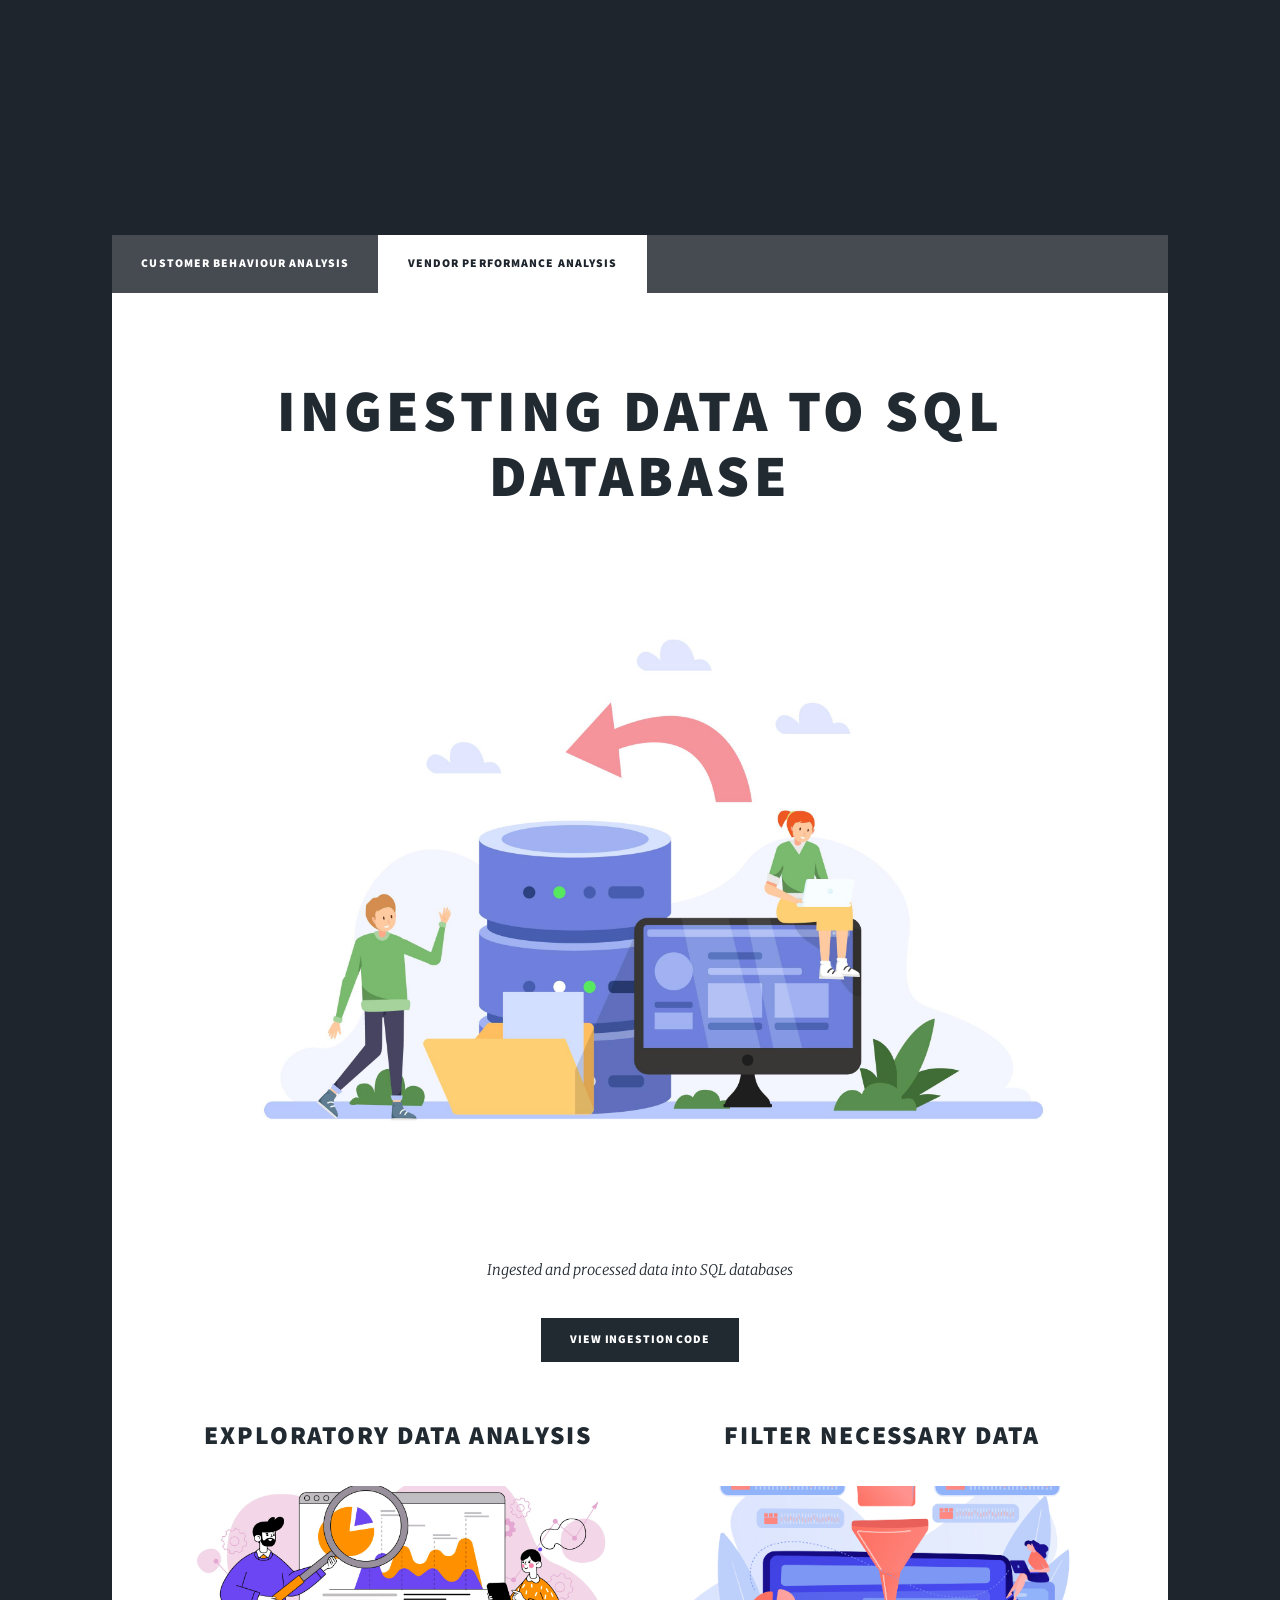
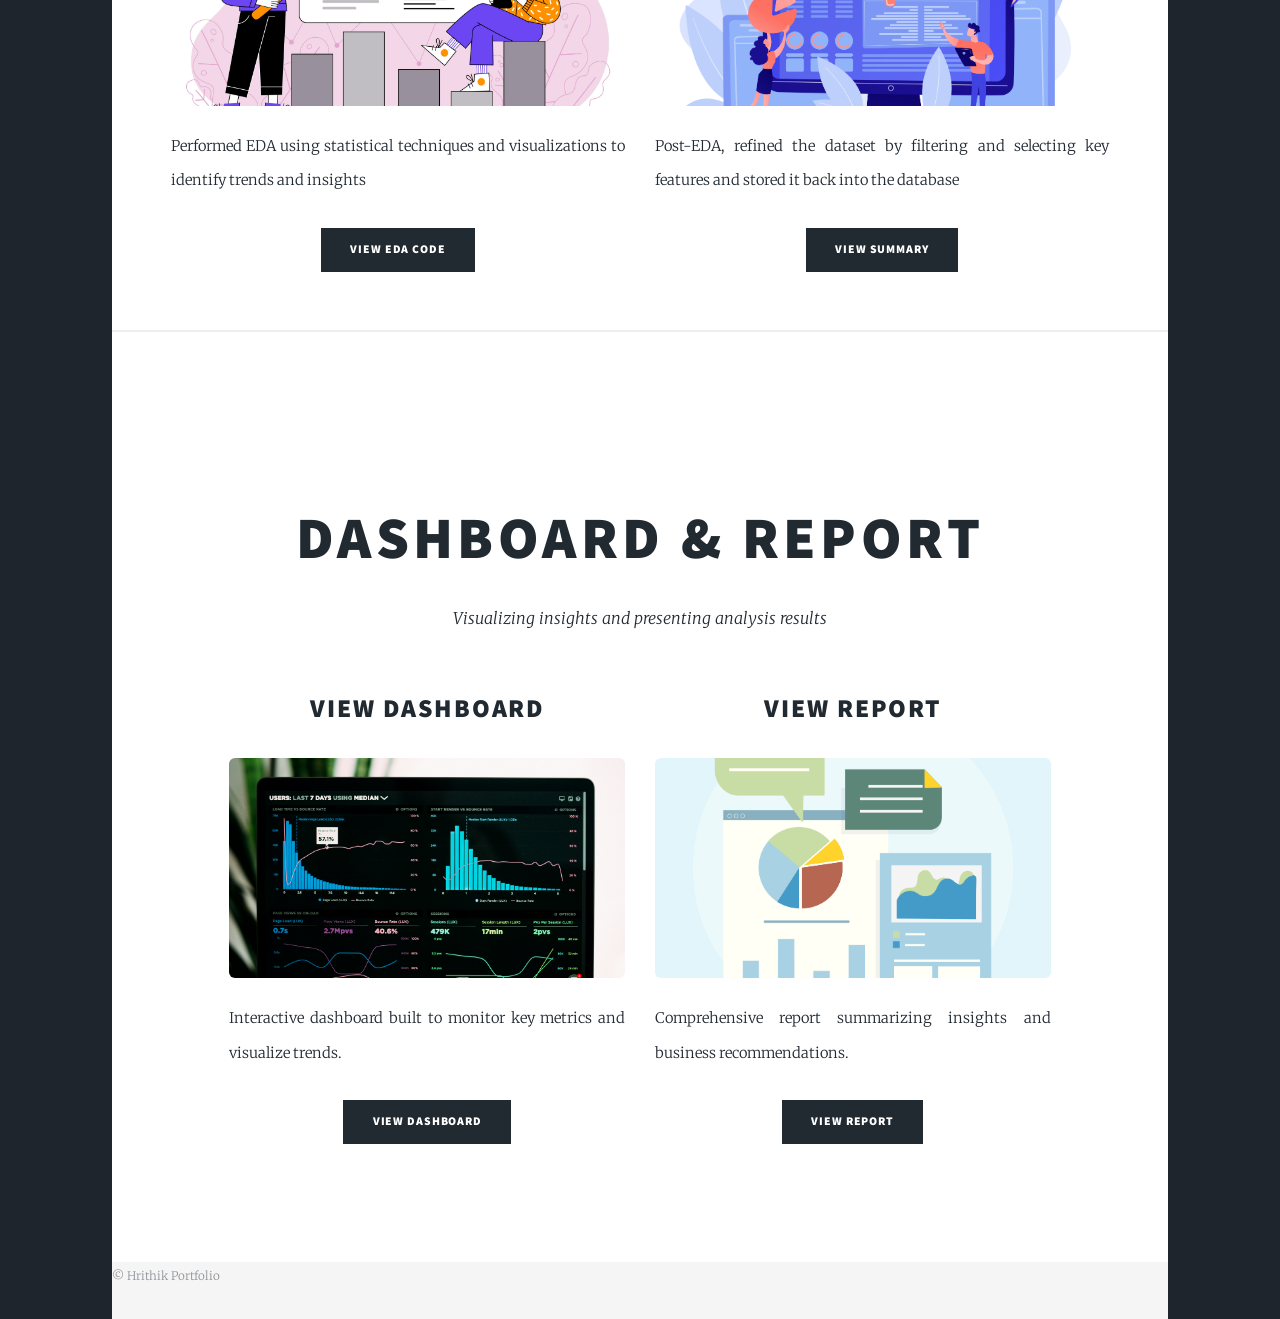
<file: generic.html>
<!DOCTYPE HTML>
<html>
<head>
    <title>Vendor Performance Analysis</title>
    <meta charset="utf-8" />
    <meta name="viewport" content="width=device-width, initial-scale=1, user-scalable=no" />
    <link rel="stylesheet" href="assets/css/main.css" />
    <noscript><link rel="stylesheet" href="assets/css/noscript.css" /></noscript>
</head>

<body class="is-preload">

<div id="wrapper">

    <!-- Header -->
    <header id="header">
        <a href="index.html" class="Portfolio"></a>
    </header>

    <!-- Nav -->
    <nav id="nav">
        <ul class="links">
            <li><a href="index.html">Customer Behaviour analysis</a></li>
            <li class="active"><a href="generic.html">Vendor Performance Analysis</a></li>
            <!-- /li><a href="elements.html">Elements Reference</a></li> -->
        </ul>
    </nav>

    <!-- Main -->
    <div id="main">

        <!-- SECTION 1 -->
        <section class="post">
            <header class="major">
                <h1>Ingesting data to SQL Database</h1>
				  <div class="image main">
                <img src="images/ingestion.jpg" alt="" />
            </div>
                <p>Ingested and processed data into SQL databases</p>
				   <ul class="actions special">
                <li>
                    <a href="https://github.com/hrithikc62/portfolio/blob/main/Projects/Vendor%20performance%20analysis/ingestion_db.py"
                       class="button primary" target="_blank">
                        View Ingestion Code
                    </a>
                </li>
            </ul>
            </header>

         

            <!-- Split -->
            <div class="split-container">

                <div class="split-box">
                    <h2>Exploratory Data Analysis</h2>
                    <img src="images/eda.jpg" class="split-image" />
                    <p>Performed EDA using statistical techniques and visualizations to identify trends and insights</p>
                    <a href="https://github.com/hrithikc62/portfolio/blob/main/Projects/Vendor%20performance%20analysis/Vendor%20Performance%20Analysis.ipynb" class="button primary" >
                        View EDA Code
                    </a>
                </div>

                <div class="split-box">
                    <h2>Filter Necessary Data</h2>
                    <img src="images/filter.jpg" class="split-image" />
                    <p>Post-EDA, refined the dataset by filtering and selecting key features and stored it back into the database</p>
                    <a href="https://github.com/hrithikc62/portfolio/blob/main/Projects/Vendor%20performance%20analysis/get_vendor_summary.py" class="button primary">
                        View Summary
                    </a>
                </div>

            </div>
        </section>

        <!-- SECTION 2 (FIXED POSITION) -->
        <section class="post">

            <div class="dashboard-wrapper">

                <header class="major">
                    <h1>Dashboard & Report</h1>
                    <p>Visualizing insights and presenting analysis results</p>
                </header>

                <div class="split-container">

                    <!-- Dashboard -->
                    <div class="split-box">
                        <h2>View Dashboard</h2>
                        <img src="images/dashboard.jpg" class="split-image" />
                        <p>Interactive dashboard built to monitor key metrics and visualize trends.</p>
                        <a href="https://github.com/hrithikc62/portfolio/blob/main/Projects/Vendor%20performance%20analysis/vendor_performance.pbix" class="button primary" target="_blank">
                            View Dashboard
                        </a>
                    </div>

                    <!-- Report -->
                    <div class="split-box">
                        <h2>View Report</h2>
                        <img src="images/report.jpg" class="split-image" />
                        <p>Comprehensive report summarizing insights and business recommendations.</p>
                        <a href="https://github.com/hrithikc62/portfolio/blob/main/Projects/Vendor%20performance%20analysis/Vendor%20Performance%20Report.pdf" class="button primary" target="_blank">
                            View Report
                        </a>
                    </div>

                </div>

            </div>

        </section>

    </div>

    <!-- Footer -->
    <footer id="footer">
        <p style="text-align:center;">© Hrithik Portfolio</p>
    </footer>

</div>

<script src="assets/js/jquery.min.js"></script>
<script src="assets/js/main.js"></script>

</body>
</html>
</file>
<file: assets/css/main.css>
@import url(fontawesome-all.min.css);
@import url("https://fonts.googleapis.com/css?family=Merriweather:300,700,300italic,700italic|Source+Sans+Pro:900");

/*
	Massively by HTML5 UP
	html5up.net | @ajlkn
	Free for personal and commercial use under the CCA 3.0 license (html5up.net/license)
*/

html, body, div, span, applet, object,
iframe, h1, h2, h3, h4, h5, h6, p, blockquote,
pre, a, abbr, acronym, address, big, cite,
code, del, dfn, em, img, ins, kbd, q, s, samp,
small, strike, strong, sub, sup, tt, var, b,
u, i, center, dl, dt, dd, ol, ul, li, fieldset,
form, label, legend, table, caption, tbody,
tfoot, thead, tr, th, td, article, aside,
canvas, details, embed, figure, figcaption,
footer, header, hgroup, menu, nav, output, ruby,
section, summary, time, mark, audio, video {
	margin: 0;
	padding: 0;
	border: 0;
	font-size: 100%;
	font: inherit;
	vertical-align: baseline;}

article, aside, details, figcaption, figure,
footer, header, hgroup, menu, nav, section {
	display: block;}

body {
	line-height: 1;
}

ol, ul {
	list-style: none;
}

blockquote, q {
	quotes: none;
}

	blockquote:before, blockquote:after, q:before, q:after {
		content: '';
		content: none;
	}

table {
	border-collapse: collapse;
	border-spacing: 0;
}

body {
	-webkit-text-size-adjust: none;
}

mark {
	background-color: transparent;
	color: inherit;
}

input::-moz-focus-inner {
	border: 0;
	padding: 0;
}

input, select, textarea {
	-moz-appearance: none;
	-webkit-appearance: none;
	-ms-appearance: none;
	appearance: none;
}

/* Basic */

	@-ms-viewport {
		width: device-width;
	}

	body {
		-ms-overflow-style: scrollbar;
	}

	@media screen and (max-width: 480px) {

		html, body {
			min-width: 320px;
		}

	}

	html {
		box-sizing: border-box;
	}

	*, *:before, *:after {
		box-sizing: inherit;
	}

	body {
		background-color: #1e252d;
	}

		body.is-preload *, body.is-preload *:before, body.is-preload *:after {
			-moz-animation: none !important;
			-webkit-animation: none !important;
			-ms-animation: none !important;
			animation: none !important;
			-moz-transition: none !important;
			-webkit-transition: none !important;
			-ms-transition: none !important;
			transition: none !important;
		}

/* Type */

	html {
		font-size: 16pt;
	}

		@media screen and (max-width: 1680px) {

			html {
				font-size: 12pt;
			}

		}

		@media screen and (max-width: 1280px) {

			html {
				font-size: 11pt;
			}

		}

		@media screen and (max-width: 360px) {

			html {
				font-size: 10pt;
			}

		}

	body {
		color: #212931;
	}

	body, input, select, textarea {
		font-family: "Merriweather", Georgia, serif;
		font-weight: 300;
		font-size: 1rem;
		line-height: 2.375;
	}

	a {
		-moz-transition: color 0.2s ease-in-out, background-color 0.2s ease-in-out, border-color 0.2s ease-in-out, box-shadow 0.2s ease-in-out;
		-webkit-transition: color 0.2s ease-in-out, background-color 0.2s ease-in-out, border-color 0.2s ease-in-out, box-shadow 0.2s ease-in-out;
		-ms-transition: color 0.2s ease-in-out, background-color 0.2s ease-in-out, border-color 0.2s ease-in-out, box-shadow 0.2s ease-in-out;
		transition: color 0.2s ease-in-out, background-color 0.2s ease-in-out, border-color 0.2s ease-in-out, box-shadow 0.2s ease-in-out;
		border-bottom: dotted 1px;
		text-decoration: none;
	}

		a:hover {
			border-bottom-color: transparent;
		}

	strong, b {
		font-weight: 600;
	}

	em, i {
		font-style: italic;
	}

	p {
		text-align: justify;
		margin: 0 0 2rem 0;
	}

	h1, h2, h3, h4, h5, h6 {
		font-family: "Source Sans Pro", Helvetica, sans-serif;
		font-weight: 900;
		line-height: 1.5;
		letter-spacing: 0.075em;
		text-transform: uppercase;
		margin: 0 0 1rem 0;
	}

		h1 a, h2 a, h3 a, h4 a, h5 a, h6 a {
			border-bottom: 0;
			color: inherit;
			text-decoration: none;
		}

	h1 {
		font-size: 4rem;
		line-height: 1.1;
		margin: 0 0 2rem 0;
	}

	h2 {
		font-size: 1.75rem;
		line-height: 1.3;
		margin: 0 0 1.5rem 0;
	}

	h3 {
		font-size: 1.25rem;
		margin: 0 0 1.5rem 0;
	}

	h4 {
		font-size: 1rem;
	}

	h5 {
		font-size: 0.9rem;
	}

	h6 {
		font-size: 0.8rem;
	}

	sub {
		font-size: 0.8rem;
		position: relative;
		top: 0.5rem;
	}

	sup {
		font-size: 0.8rem;
		position: relative;
		top: -0.5rem;
	}

	blockquote {
		border-left: solid 4px;
		font-style: italic;
		margin: 0 0 2rem 0;
		padding: 0.5rem 0 0.5rem 2rem;
	}

	code {
		border: solid 2px;
		font-family: "Courier New", monospace;
		font-size: 0.9rem;
		margin: 0 0.25rem;
		padding: 0.25rem 0.65rem;
	}

	pre {
		-webkit-overflow-scrolling: touch;
		font-family: "Courier New", monospace;
		font-size: 0.9rem;
		margin: 0 0 2rem 0;
	}

		pre code {
			display: block;
			line-height: 1.75;
			padding: 1rem 1.5rem;
			overflow-x: auto;
		}

	hr {
		border: 0;
		border-bottom: solid 2px;
		margin: 3rem 0;
	}

		hr.major {
			margin: 5rem 0;
		}

	.align-left {
		text-align: left;
	}

	.align-center {
		text-align: center;
	}

	.align-right {
		text-align: right;
	}

	input, select, textarea {
		color: #212931;
	}

	a {
		color: #212931;
		border-bottom-color: rgba(33, 41, 49, 0.5);
	}

		a:hover {
			border-bottom-color: transparent;
			color: #18bfef !important;
		}

	strong, b {
		color: #212931;
	}

	h1, h2, h3, h4, h5, h6 {
		color: #212931;
	}

	blockquote {
		border-left-color: #eeeeee;
	}

	code {
		background: rgba(220, 220, 220, 0.25);
		border-color: #eeeeee;
	}

	hr {
		border-bottom-color: #eeeeee;
	}

/* Row */

	.row {
		display: flex;
		flex-wrap: wrap;
		box-sizing: border-box;
		align-items: stretch;
	}

		.row > * {
			box-sizing: border-box;
		}

		.row.gtr-uniform > * > :last-child {
			margin-bottom: 0;
		}

		.row.aln-left {
			justify-content: flex-start;
		}

		.row.aln-center {
			justify-content: center;
		}

		.row.aln-right {
			justify-content: flex-end;
		}

		.row.aln-top {
			align-items: flex-start;
		}

		.row.aln-middle {
			align-items: center;
		}

		.row.aln-bottom {
			align-items: flex-end;
		}

		.row > .imp {
			order: -1;
		}

		.row > .col-1 {
			width: 8.33333%;
		}

		.row > .off-1 {
			margin-left: 8.33333%;
		}

		.row > .col-2 {
			width: 16.66667%;
		}

		.row > .off-2 {
			margin-left: 16.66667%;
		}

		.row > .col-3 {
			width: 25%;
		}

		.row > .off-3 {
			margin-left: 25%;
		}

		.row > .col-4 {
			width: 33.33333%;
		}

		.row > .off-4 {
			margin-left: 33.33333%;
		}

		.row > .col-5 {
			width: 41.66667%;
		}

		.row > .off-5 {
			margin-left: 41.66667%;
		}

		.row > .col-6 {
			width: 50%;
		}

		.row > .off-6 {
			margin-left: 50%;
		}

		.row > .col-7 {
			width: 58.33333%;
		}

		.row > .off-7 {
			margin-left: 58.33333%;
		}

		.row > .col-8 {
			width: 66.66667%;
		}

		.row > .off-8 {
			margin-left: 66.66667%;
		}

		.row > .col-9 {
			width: 75%;
		}

		.row > .off-9 {
			margin-left: 75%;
		}

		.row > .col-10 {
			width: 83.33333%;
		}

		.row > .off-10 {
			margin-left: 83.33333%;
		}

		.row > .col-11 {
			width: 91.66667%;
		}

		.row > .off-11 {
			margin-left: 91.66667%;
		}

		.row > .col-12 {
			width: 100%;
		}

		.row > .off-12 {
			margin-left: 100%;
		}

		.row.gtr-0 {
			margin-top: 0;
			margin-left: 0rem;
		}

			.row.gtr-0 > * {
				padding: 0 0 0 0rem;
			}

			.row.gtr-0.gtr-uniform {
				margin-top: 0rem;
			}

				.row.gtr-0.gtr-uniform > * {
					padding-top: 0rem;
				}

		.row.gtr-25 {
			margin-top: 0;
			margin-left: -0.375rem;
		}

			.row.gtr-25 > * {
				padding: 0 0 0 0.375rem;
			}

			.row.gtr-25.gtr-uniform {
				margin-top: -0.375rem;
			}

				.row.gtr-25.gtr-uniform > * {
					padding-top: 0.375rem;
				}

		.row.gtr-50 {
			margin-top: 0;
			margin-left: -0.75rem;
		}

			.row.gtr-50 > * {
				padding: 0 0 0 0.75rem;
			}

			.row.gtr-50.gtr-uniform {
				margin-top: -0.75rem;
			}

				.row.gtr-50.gtr-uniform > * {
					padding-top: 0.75rem;
				}

		.row {
			margin-top: 0;
			margin-left: -1.5rem;
		}

			.row > * {
				padding: 0 0 0 1.5rem;
			}

			.row.gtr-uniform {
				margin-top: -1.5rem;
			}

				.row.gtr-uniform > * {
					padding-top: 1.5rem;
				}

		.row.gtr-150 {
			margin-top: 0;
			margin-left: -2.25rem;
		}

			.row.gtr-150 > * {
				padding: 0 0 0 2.25rem;
			}

			.row.gtr-150.gtr-uniform {
				margin-top: -2.25rem;
			}

				.row.gtr-150.gtr-uniform > * {
					padding-top: 2.25rem;
				}

		.row.gtr-200 {
			margin-top: 0;
			margin-left: -3rem;
		}

			.row.gtr-200 > * {
				padding: 0 0 0 3rem;
			}

			.row.gtr-200.gtr-uniform {
				margin-top: -3rem;
			}

				.row.gtr-200.gtr-uniform > * {
					padding-top: 3rem;
				}

		@media screen and (max-width: 1680px) {

			.row {
				display: flex;
				flex-wrap: wrap;
				box-sizing: border-box;
				align-items: stretch;
			}

				.row > * {
					box-sizing: border-box;
				}

				.row.gtr-uniform > * > :last-child {
					margin-bottom: 0;
				}

				.row.aln-left {
					justify-content: flex-start;
				}

				.row.aln-center {
					justify-content: center;
				}

				.row.aln-right {
					justify-content: flex-end;
				}

				.row.aln-top {
					align-items: flex-start;
				}

				.row.aln-middle {
					align-items: center;
				}

				.row.aln-bottom {
					align-items: flex-end;
				}

				.row > .imp-xlarge {
					order: -1;
				}

				.row > .col-1-xlarge {
					width: 8.33333%;
				}

				.row > .off-1-xlarge {
					margin-left: 8.33333%;
				}

				.row > .col-2-xlarge {
					width: 16.66667%;
				}

				.row > .off-2-xlarge {
					margin-left: 16.66667%;
				}

				.row > .col-3-xlarge {
					width: 25%;
				}

				.row > .off-3-xlarge {
					margin-left: 25%;
				}

				.row > .col-4-xlarge {
					width: 33.33333%;
				}

				.row > .off-4-xlarge {
					margin-left: 33.33333%;
				}

				.row > .col-5-xlarge {
					width: 41.66667%;
				}

				.row > .off-5-xlarge {
					margin-left: 41.66667%;
				}

				.row > .col-6-xlarge {
					width: 50%;
				}

				.row > .off-6-xlarge {
					margin-left: 50%;
				}

				.row > .col-7-xlarge {
					width: 58.33333%;
				}

				.row > .off-7-xlarge {
					margin-left: 58.33333%;
				}

				.row > .col-8-xlarge {
					width: 66.66667%;
				}

				.row > .off-8-xlarge {
					margin-left: 66.66667%;
				}

				.row > .col-9-xlarge {
					width: 75%;
				}

				.row > .off-9-xlarge {
					margin-left: 75%;
				}

				.row > .col-10-xlarge {
					width: 83.33333%;
				}

				.row > .off-10-xlarge {
					margin-left: 83.33333%;
				}

				.row > .col-11-xlarge {
					width: 91.66667%;
				}

				.row > .off-11-xlarge {
					margin-left: 91.66667%;
				}

				.row > .col-12-xlarge {
					width: 100%;
				}

				.row > .off-12-xlarge {
					margin-left: 100%;
				}

				.row.gtr-0 {
					margin-top: 0;
					margin-left: 0rem;
				}

					.row.gtr-0 > * {
						padding: 0 0 0 0rem;
					}

					.row.gtr-0.gtr-uniform {
						margin-top: 0rem;
					}

						.row.gtr-0.gtr-uniform > * {
							padding-top: 0rem;
						}

				.row.gtr-25 {
					margin-top: 0;
					margin-left: -0.375rem;
				}

					.row.gtr-25 > * {
						padding: 0 0 0 0.375rem;
					}

					.row.gtr-25.gtr-uniform {
						margin-top: -0.375rem;
					}

						.row.gtr-25.gtr-uniform > * {
							padding-top: 0.375rem;
						}

				.row.gtr-50 {
					margin-top: 0;
					margin-left: -0.75rem;
				}

					.row.gtr-50 > * {
						padding: 0 0 0 0.75rem;
					}

					.row.gtr-50.gtr-uniform {
						margin-top: -0.75rem;
					}

						.row.gtr-50.gtr-uniform > * {
							padding-top: 0.75rem;
						}

				.row {
					margin-top: 0;
					margin-left: -1.5rem;
				}

					.row > * {
						padding: 0 0 0 1.5rem;
					}

					.row.gtr-uniform {
						margin-top: -1.5rem;
					}

						.row.gtr-uniform > * {
							padding-top: 1.5rem;
						}

				.row.gtr-150 {
					margin-top: 0;
					margin-left: -2.25rem;
				}

					.row.gtr-150 > * {
						padding: 0 0 0 2.25rem;
					}

					.row.gtr-150.gtr-uniform {
						margin-top: -2.25rem;
					}

						.row.gtr-150.gtr-uniform > * {
							padding-top: 2.25rem;
						}

				.row.gtr-200 {
					margin-top: 0;
					margin-left: -3rem;
				}

					.row.gtr-200 > * {
						padding: 0 0 0 3rem;
					}

					.row.gtr-200.gtr-uniform {
						margin-top: -3rem;
					}

						.row.gtr-200.gtr-uniform > * {
							padding-top: 3rem;
						}

		}

		@media screen and (max-width: 1280px) {

			.row {
				display: flex;
				flex-wrap: wrap;
				box-sizing: border-box;
				align-items: stretch;
			}

				.row > * {
					box-sizing: border-box;
				}

				.row.gtr-uniform > * > :last-child {
					margin-bottom: 0;
				}

				.row.aln-left {
					justify-content: flex-start;
				}

				.row.aln-center {
					justify-content: center;
				}

				.row.aln-right {
					justify-content: flex-end;
				}

				.row.aln-top {
					align-items: flex-start;
				}

				.row.aln-middle {
					align-items: center;
				}

				.row.aln-bottom {
					align-items: flex-end;
				}

				.row > .imp-large {
					order: -1;
				}

				.row > .col-1-large {
					width: 8.33333%;
				}

				.row > .off-1-large {
					margin-left: 8.33333%;
				}

				.row > .col-2-large {
					width: 16.66667%;
				}

				.row > .off-2-large {
					margin-left: 16.66667%;
				}

				.row > .col-3-large {
					width: 25%;
				}

				.row > .off-3-large {
					margin-left: 25%;
				}

				.row > .col-4-large {
					width: 33.33333%;
				}

				.row > .off-4-large {
					margin-left: 33.33333%;
				}

				.row > .col-5-large {
					width: 41.66667%;
				}

				.row > .off-5-large {
					margin-left: 41.66667%;
				}

				.row > .col-6-large {
					width: 50%;
				}

				.row > .off-6-large {
					margin-left: 50%;
				}

				.row > .col-7-large {
					width: 58.33333%;
				}

				.row > .off-7-large {
					margin-left: 58.33333%;
				}

				.row > .col-8-large {
					width: 66.66667%;
				}

				.row > .off-8-large {
					margin-left: 66.66667%;
				}

				.row > .col-9-large {
					width: 75%;
				}

				.row > .off-9-large {
					margin-left: 75%;
				}

				.row > .col-10-large {
					width: 83.33333%;
				}

				.row > .off-10-large {
					margin-left: 83.33333%;
				}

				.row > .col-11-large {
					width: 91.66667%;
				}

				.row > .off-11-large {
					margin-left: 91.66667%;
				}

				.row > .col-12-large {
					width: 100%;
				}

				.row > .off-12-large {
					margin-left: 100%;
				}

				.row.gtr-0 {
					margin-top: 0;
					margin-left: 0rem;
				}

					.row.gtr-0 > * {
						padding: 0 0 0 0rem;
					}

					.row.gtr-0.gtr-uniform {
						margin-top: 0rem;
					}

						.row.gtr-0.gtr-uniform > * {
							padding-top: 0rem;
						}

				.row.gtr-25 {
					margin-top: 0;
					margin-left: -0.375rem;
				}

					.row.gtr-25 > * {
						padding: 0 0 0 0.375rem;
					}

					.row.gtr-25.gtr-uniform {
						margin-top: -0.375rem;
					}

						.row.gtr-25.gtr-uniform > * {
							padding-top: 0.375rem;
						}

				.row.gtr-50 {
					margin-top: 0;
					margin-left: -0.75rem;
				}

					.row.gtr-50 > * {
						padding: 0 0 0 0.75rem;
					}

					.row.gtr-50.gtr-uniform {
						margin-top: -0.75rem;
					}

						.row.gtr-50.gtr-uniform > * {
							padding-top: 0.75rem;
						}

				.row {
					margin-top: 0;
					margin-left: -1.5rem;
				}

					.row > * {
						padding: 0 0 0 1.5rem;
					}

					.row.gtr-uniform {
						margin-top: -1.5rem;
					}

						.row.gtr-uniform > * {
							padding-top: 1.5rem;
						}

				.row.gtr-150 {
					margin-top: 0;
					margin-left: -2.25rem;
				}

					.row.gtr-150 > * {
						padding: 0 0 0 2.25rem;
					}

					.row.gtr-150.gtr-uniform {
						margin-top: -2.25rem;
					}

						.row.gtr-150.gtr-uniform > * {
							padding-top: 2.25rem;
						}

				.row.gtr-200 {
					margin-top: 0;
					margin-left: -3rem;
				}

					.row.gtr-200 > * {
						padding: 0 0 0 3rem;
					}

					.row.gtr-200.gtr-uniform {
						margin-top: -3rem;
					}

						.row.gtr-200.gtr-uniform > * {
							padding-top: 3rem;
						}

		}

		@media screen and (max-width: 980px) {

			.row {
				display: flex;
				flex-wrap: wrap;
				box-sizing: border-box;
				align-items: stretch;
			}

				.row > * {
					box-sizing: border-box;
				}

				.row.gtr-uniform > * > :last-child {
					margin-bottom: 0;
				}

				.row.aln-left {
					justify-content: flex-start;
				}

				.row.aln-center {
					justify-content: center;
				}

				.row.aln-right {
					justify-content: flex-end;
				}

				.row.aln-top {
					align-items: flex-start;
				}

				.row.aln-middle {
					align-items: center;
				}

				.row.aln-bottom {
					align-items: flex-end;
				}

				.row > .imp-medium {
					order: -1;
				}

				.row > .col-1-medium {
					width: 8.33333%;
				}

				.row > .off-1-medium {
					margin-left: 8.33333%;
				}

				.row > .col-2-medium {
					width: 16.66667%;
				}

				.row > .off-2-medium {
					margin-left: 16.66667%;
				}

				.row > .col-3-medium {
					width: 25%;
				}

				.row > .off-3-medium {
					margin-left: 25%;
				}

				.row > .col-4-medium {
					width: 33.33333%;
				}

				.row > .off-4-medium {
					margin-left: 33.33333%;
				}

				.row > .col-5-medium {
					width: 41.66667%;
				}

				.row > .off-5-medium {
					margin-left: 41.66667%;
				}

				.row > .col-6-medium {
					width: 50%;
				}

				.row > .off-6-medium {
					margin-left: 50%;
				}

				.row > .col-7-medium {
					width: 58.33333%;
				}

				.row > .off-7-medium {
					margin-left: 58.33333%;
				}

				.row > .col-8-medium {
					width: 66.66667%;
				}

				.row > .off-8-medium {
					margin-left: 66.66667%;
				}

				.row > .col-9-medium {
					width: 75%;
				}

				.row > .off-9-medium {
					margin-left: 75%;
				}

				.row > .col-10-medium {
					width: 83.33333%;
				}

				.row > .off-10-medium {
					margin-left: 83.33333%;
				}

				.row > .col-11-medium {
					width: 91.66667%;
				}

				.row > .off-11-medium {
					margin-left: 91.66667%;
				}

				.row > .col-12-medium {
					width: 100%;
				}

				.row > .off-12-medium {
					margin-left: 100%;
				}

				.row.gtr-0 {
					margin-top: 0;
					margin-left: 0rem;
				}

					.row.gtr-0 > * {
						padding: 0 0 0 0rem;
					}

					.row.gtr-0.gtr-uniform {
						margin-top: 0rem;
					}

						.row.gtr-0.gtr-uniform > * {
							padding-top: 0rem;
						}

				.row.gtr-25 {
					margin-top: 0;
					margin-left: -0.375rem;
				}

					.row.gtr-25 > * {
						padding: 0 0 0 0.375rem;
					}

					.row.gtr-25.gtr-uniform {
						margin-top: -0.375rem;
					}

						.row.gtr-25.gtr-uniform > * {
							padding-top: 0.375rem;
						}

				.row.gtr-50 {
					margin-top: 0;
					margin-left: -0.75rem;
				}

					.row.gtr-50 > * {
						padding: 0 0 0 0.75rem;
					}

					.row.gtr-50.gtr-uniform {
						margin-top: -0.75rem;
					}

						.row.gtr-50.gtr-uniform > * {
							padding-top: 0.75rem;
						}

				.row {
					margin-top: 0;
					margin-left: -1.5rem;
				}

					.row > * {
						padding: 0 0 0 1.5rem;
					}

					.row.gtr-uniform {
						margin-top: -1.5rem;
					}

						.row.gtr-uniform > * {
							padding-top: 1.5rem;
						}

				.row.gtr-150 {
					margin-top: 0;
					margin-left: -2.25rem;
				}

					.row.gtr-150 > * {
						padding: 0 0 0 2.25rem;
					}

					.row.gtr-150.gtr-uniform {
						margin-top: -2.25rem;
					}

						.row.gtr-150.gtr-uniform > * {
							padding-top: 2.25rem;
						}

				.row.gtr-200 {
					margin-top: 0;
					margin-left: -3rem;
				}

					.row.gtr-200 > * {
						padding: 0 0 0 3rem;
					}

					.row.gtr-200.gtr-uniform {
						margin-top: -3rem;
					}

						.row.gtr-200.gtr-uniform > * {
							padding-top: 3rem;
						}

		}

		@media screen and (max-width: 736px) {

			.row {
				display: flex;
				flex-wrap: wrap;
				box-sizing: border-box;
				align-items: stretch;
			}

				.row > * {
					box-sizing: border-box;
				}

				.row.gtr-uniform > * > :last-child {
					margin-bottom: 0;
				}

				.row.aln-left {
					justify-content: flex-start;
				}

				.row.aln-center {
					justify-content: center;
				}

				.row.aln-right {
					justify-content: flex-end;
				}

				.row.aln-top {
					align-items: flex-start;
				}

				.row.aln-middle {
					align-items: center;
				}

				.row.aln-bottom {
					align-items: flex-end;
				}

				.row > .imp-small {
					order: -1;
				}

				.row > .col-1-small {
					width: 8.33333%;
				}

				.row > .off-1-small {
					margin-left: 8.33333%;
				}

				.row > .col-2-small {
					width: 16.66667%;
				}

				.row > .off-2-small {
					margin-left: 16.66667%;
				}

				.row > .col-3-small {
					width: 25%;
				}

				.row > .off-3-small {
					margin-left: 25%;
				}

				.row > .col-4-small {
					width: 33.33333%;
				}

				.row > .off-4-small {
					margin-left: 33.33333%;
				}

				.row > .col-5-small {
					width: 41.66667%;
				}

				.row > .off-5-small {
					margin-left: 41.66667%;
				}

				.row > .col-6-small {
					width: 50%;
				}

				.row > .off-6-small {
					margin-left: 50%;
				}

				.row > .col-7-small {
					width: 58.33333%;
				}

				.row > .off-7-small {
					margin-left: 58.33333%;
				}

				.row > .col-8-small {
					width: 66.66667%;
				}

				.row > .off-8-small {
					margin-left: 66.66667%;
				}

				.row > .col-9-small {
					width: 75%;
				}

				.row > .off-9-small {
					margin-left: 75%;
				}

				.row > .col-10-small {
					width: 83.33333%;
				}

				.row > .off-10-small {
					margin-left: 83.33333%;
				}

				.row > .col-11-small {
					width: 91.66667%;
				}

				.row > .off-11-small {
					margin-left: 91.66667%;
				}

				.row > .col-12-small {
					width: 100%;
				}

				.row > .off-12-small {
					margin-left: 100%;
				}

				.row.gtr-0 {
					margin-top: 0;
					margin-left: 0rem;
				}

					.row.gtr-0 > * {
						padding: 0 0 0 0rem;
					}

					.row.gtr-0.gtr-uniform {
						margin-top: 0rem;
					}

						.row.gtr-0.gtr-uniform > * {
							padding-top: 0rem;
						}

				.row.gtr-25 {
					margin-top: 0;
					margin-left: -0.375rem;
				}

					.row.gtr-25 > * {
						padding: 0 0 0 0.375rem;
					}

					.row.gtr-25.gtr-uniform {
						margin-top: -0.375rem;
					}

						.row.gtr-25.gtr-uniform > * {
							padding-top: 0.375rem;
						}

				.row.gtr-50 {
					margin-top: 0;
					margin-left: -0.75rem;
				}

					.row.gtr-50 > * {
						padding: 0 0 0 0.75rem;
					}

					.row.gtr-50.gtr-uniform {
						margin-top: -0.75rem;
					}

						.row.gtr-50.gtr-uniform > * {
							padding-top: 0.75rem;
						}

				.row {
					margin-top: 0;
					margin-left: -1.5rem;
				}

					.row > * {
						padding: 0 0 0 1.5rem;
					}

					.row.gtr-uniform {
						margin-top: -1.5rem;
					}

						.row.gtr-uniform > * {
							padding-top: 1.5rem;
						}

				.row.gtr-150 {
					margin-top: 0;
					margin-left: -2.25rem;
				}

					.row.gtr-150 > * {
						padding: 0 0 0 2.25rem;
					}

					.row.gtr-150.gtr-uniform {
						margin-top: -2.25rem;
					}

						.row.gtr-150.gtr-uniform > * {
							padding-top: 2.25rem;
						}

				.row.gtr-200 {
					margin-top: 0;
					margin-left: -3rem;
				}

					.row.gtr-200 > * {
						padding: 0 0 0 3rem;
					}

					.row.gtr-200.gtr-uniform {
						margin-top: -3rem;
					}

						.row.gtr-200.gtr-uniform > * {
							padding-top: 3rem;
						}

		}

		@media screen and (max-width: 480px) {

			.row {
				display: flex;
				flex-wrap: wrap;
				box-sizing: border-box;
				align-items: stretch;
			}

				.row > * {
					box-sizing: border-box;
				}

				.row.gtr-uniform > * > :last-child {
					margin-bottom: 0;
				}

				.row.aln-left {
					justify-content: flex-start;
				}

				.row.aln-center {
					justify-content: center;
				}

				.row.aln-right {
					justify-content: flex-end;
				}

				.row.aln-top {
					align-items: flex-start;
				}

				.row.aln-middle {
					align-items: center;
				}

				.row.aln-bottom {
					align-items: flex-end;
				}

				.row > .imp-xsmall {
					order: -1;
				}

				.row > .col-1-xsmall {
					width: 8.33333%;
				}

				.row > .off-1-xsmall {
					margin-left: 8.33333%;
				}

				.row > .col-2-xsmall {
					width: 16.66667%;
				}

				.row > .off-2-xsmall {
					margin-left: 16.66667%;
				}

				.row > .col-3-xsmall {
					width: 25%;
				}

				.row > .off-3-xsmall {
					margin-left: 25%;
				}

				.row > .col-4-xsmall {
					width: 33.33333%;
				}

				.row > .off-4-xsmall {
					margin-left: 33.33333%;
				}

				.row > .col-5-xsmall {
					width: 41.66667%;
				}

				.row > .off-5-xsmall {
					margin-left: 41.66667%;
				}

				.row > .col-6-xsmall {
					width: 50%;
				}

				.row > .off-6-xsmall {
					margin-left: 50%;
				}

				.row > .col-7-xsmall {
					width: 58.33333%;
				}

				.row > .off-7-xsmall {
					margin-left: 58.33333%;
				}

				.row > .col-8-xsmall {
					width: 66.66667%;
				}

				.row > .off-8-xsmall {
					margin-left: 66.66667%;
				}

				.row > .col-9-xsmall {
					width: 75%;
				}

				.row > .off-9-xsmall {
					margin-left: 75%;
				}

				.row > .col-10-xsmall {
					width: 83.33333%;
				}

				.row > .off-10-xsmall {
					margin-left: 83.33333%;
				}

				.row > .col-11-xsmall {
					width: 91.66667%;
				}

				.row > .off-11-xsmall {
					margin-left: 91.66667%;
				}

				.row > .col-12-xsmall {
					width: 100%;
				}

				.row > .off-12-xsmall {
					margin-left: 100%;
				}

				.row.gtr-0 {
					margin-top: 0;
					margin-left: 0rem;
				}

					.row.gtr-0 > * {
						padding: 0 0 0 0rem;
					}

					.row.gtr-0.gtr-uniform {
						margin-top: 0rem;
					}

						.row.gtr-0.gtr-uniform > * {
							padding-top: 0rem;
						}

				.row.gtr-25 {
					margin-top: 0;
					margin-left: -0.375rem;
				}

					.row.gtr-25 > * {
						padding: 0 0 0 0.375rem;
					}

					.row.gtr-25.gtr-uniform {
						margin-top: -0.375rem;
					}

						.row.gtr-25.gtr-uniform > * {
							padding-top: 0.375rem;
						}

				.row.gtr-50 {
					margin-top: 0;
					margin-left: -0.75rem;
				}

					.row.gtr-50 > * {
						padding: 0 0 0 0.75rem;
					}

					.row.gtr-50.gtr-uniform {
						margin-top: -0.75rem;
					}

						.row.gtr-50.gtr-uniform > * {
							padding-top: 0.75rem;
						}

				.row {
					margin-top: 0;
					margin-left: -1.5rem;
				}

					.row > * {
						padding: 0 0 0 1.5rem;
					}

					.row.gtr-uniform {
						margin-top: -1.5rem;
					}

						.row.gtr-uniform > * {
							padding-top: 1.5rem;
						}

				.row.gtr-150 {
					margin-top: 0;
					margin-left: -2.25rem;
				}

					.row.gtr-150 > * {
						padding: 0 0 0 2.25rem;
					}

					.row.gtr-150.gtr-uniform {
						margin-top: -2.25rem;
					}

						.row.gtr-150.gtr-uniform > * {
							padding-top: 2.25rem;
						}

				.row.gtr-200 {
					margin-top: 0;
					margin-left: -3rem;
				}

					.row.gtr-200 > * {
						padding: 0 0 0 3rem;
					}

					.row.gtr-200.gtr-uniform {
						margin-top: -3rem;
					}

						.row.gtr-200.gtr-uniform > * {
							padding-top: 3rem;
						}

		}

		@media screen and (max-width: 360px) {

			.row {
				display: flex;
				flex-wrap: wrap;
				box-sizing: border-box;
				align-items: stretch;
			}

				.row > * {
					box-sizing: border-box;
				}

				.row.gtr-uniform > * > :last-child {
					margin-bottom: 0;
				}

				.row.aln-left {
					justify-content: flex-start;
				}

				.row.aln-center {
					justify-content: center;
				}

				.row.aln-right {
					justify-content: flex-end;
				}

				.row.aln-top {
					align-items: flex-start;
				}

				.row.aln-middle {
					align-items: center;
				}

				.row.aln-bottom {
					align-items: flex-end;
				}

				.row > .imp-xxsmall {
					order: -1;
				}

				.row > .col-1-xxsmall {
					width: 8.33333%;
				}

				.row > .off-1-xxsmall {
					margin-left: 8.33333%;
				}

				.row > .col-2-xxsmall {
					width: 16.66667%;
				}

				.row > .off-2-xxsmall {
					margin-left: 16.66667%;
				}

				.row > .col-3-xxsmall {
					width: 25%;
				}

				.row > .off-3-xxsmall {
					margin-left: 25%;
				}

				.row > .col-4-xxsmall {
					width: 33.33333%;
				}

				.row > .off-4-xxsmall {
					margin-left: 33.33333%;
				}

				.row > .col-5-xxsmall {
					width: 41.66667%;
				}

				.row > .off-5-xxsmall {
					margin-left: 41.66667%;
				}

				.row > .col-6-xxsmall {
					width: 50%;
				}

				.row > .off-6-xxsmall {
					margin-left: 50%;
				}

				.row > .col-7-xxsmall {
					width: 58.33333%;
				}

				.row > .off-7-xxsmall {
					margin-left: 58.33333%;
				}

				.row > .col-8-xxsmall {
					width: 66.66667%;
				}

				.row > .off-8-xxsmall {
					margin-left: 66.66667%;
				}

				.row > .col-9-xxsmall {
					width: 75%;
				}

				.row > .off-9-xxsmall {
					margin-left: 75%;
				}

				.row > .col-10-xxsmall {
					width: 83.33333%;
				}

				.row > .off-10-xxsmall {
					margin-left: 83.33333%;
				}

				.row > .col-11-xxsmall {
					width: 91.66667%;
				}

				.row > .off-11-xxsmall {
					margin-left: 91.66667%;
				}

				.row > .col-12-xxsmall {
					width: 100%;
				}

				.row > .off-12-xxsmall {
					margin-left: 100%;
				}

				.row.gtr-0 {
					margin-top: 0;
					margin-left: 0rem;
				}

					.row.gtr-0 > * {
						padding: 0 0 0 0rem;
					}

					.row.gtr-0.gtr-uniform {
						margin-top: 0rem;
					}

						.row.gtr-0.gtr-uniform > * {
							padding-top: 0rem;
						}

				.row.gtr-25 {
					margin-top: 0;
					margin-left: -0.375rem;
				}

					.row.gtr-25 > * {
						padding: 0 0 0 0.375rem;
					}

					.row.gtr-25.gtr-uniform {
						margin-top: -0.375rem;
					}

						.row.gtr-25.gtr-uniform > * {
							padding-top: 0.375rem;
						}

				.row.gtr-50 {
					margin-top: 0;
					margin-left: -0.75rem;
				}

					.row.gtr-50 > * {
						padding: 0 0 0 0.75rem;
					}

					.row.gtr-50.gtr-uniform {
						margin-top: -0.75rem;
					}

						.row.gtr-50.gtr-uniform > * {
							padding-top: 0.75rem;
						}

				.row {
					margin-top: 0;
					margin-left: -1.5rem;
				}

					.row > * {
						padding: 0 0 0 1.5rem;
					}

					.row.gtr-uniform {
						margin-top: -1.5rem;
					}

						.row.gtr-uniform > * {
							padding-top: 1.5rem;
						}

				.row.gtr-150 {
					margin-top: 0;
					margin-left: -2.25rem;
				}

					.row.gtr-150 > * {
						padding: 0 0 0 2.25rem;
					}

					.row.gtr-150.gtr-uniform {
						margin-top: -2.25rem;
					}

						.row.gtr-150.gtr-uniform > * {
							padding-top: 2.25rem;
						}

				.row.gtr-200 {
					margin-top: 0;
					margin-left: -3rem;
				}

					.row.gtr-200 > * {
						padding: 0 0 0 3rem;
					}

					.row.gtr-200.gtr-uniform {
						margin-top: -3rem;
					}

						.row.gtr-200.gtr-uniform > * {
							padding-top: 3rem;
						}

		}

/* Box */

	.box {
		border: solid 2px;
		margin-bottom: 2rem;
		padding: 1.5rem;
	}

		.box > :last-child,
		.box > :last-child > :last-child,
		.box > :last-child > :last-child > :last-child {
			margin-bottom: 0;
		}

		.box.alt {
			border: 0;
			border-radius: 0;
			padding: 0;
		}

	.box {
		border-color: #eeeeee;
	}

/* Button */

	input[type="submit"],
	input[type="reset"],
	input[type="button"],
	button,
	.button {
		-moz-appearance: none;
		-webkit-appearance: none;
		-ms-appearance: none;
		appearance: none;
		-moz-transition: background-color 0.2s ease-in-out, box-shadow 0.2s ease-in-out, color 0.2s ease-in-out;
		-webkit-transition: background-color 0.2s ease-in-out, box-shadow 0.2s ease-in-out, color 0.2s ease-in-out;
		-ms-transition: background-color 0.2s ease-in-out, box-shadow 0.2s ease-in-out, color 0.2s ease-in-out;
		transition: background-color 0.2s ease-in-out, box-shadow 0.2s ease-in-out, color 0.2s ease-in-out;
		border: 0;
		border-radius: 0;
		cursor: pointer;
		display: inline-block;
		font-family: "Source Sans Pro", Helvetica, sans-serif;
		font-size: 0.8rem;
		font-weight: 900;
		letter-spacing: 0.075em;
		height: 3rem;
		line-height: 3rem;
		padding: 0 2rem;
		text-align: center;
		text-decoration: none;
		text-transform: uppercase;
		white-space: nowrap;
	}

		input[type="submit"].icon:before,
		input[type="reset"].icon:before,
		input[type="button"].icon:before,
		button.icon:before,
		.button.icon:before {
			margin-right: 0.5rem;
		}

		input[type="submit"].icon.solo,
		input[type="reset"].icon.solo,
		input[type="button"].icon.solo,
		button.icon.solo,
		.button.icon.solo {
			position: relative;
			width: 4rem;
			height: 4rem;
			line-height: 4rem;
			border-radius: 4rem;
			text-indent: 4rem;
			overflow: hidden;
			padding: 0;
			white-space: nowrap;
		}

			input[type="submit"].icon.solo:before,
			input[type="reset"].icon.solo:before,
			input[type="button"].icon.solo:before,
			button.icon.solo:before,
			.button.icon.solo:before {
				position: absolute;
				display: block;
				top: 0;
				left: 0;
				width: inherit;
				height: inherit;
				line-height: inherit;
				font-size: 1.25rem;
				margin-right: 0;
				text-align: center;
				text-indent: 0;
			}

		input[type="submit"].fit,
		input[type="reset"].fit,
		input[type="button"].fit,
		button.fit,
		.button.fit {
			width: 100%;
		}

		input[type="submit"].small,
		input[type="reset"].small,
		input[type="button"].small,
		button.small,
		.button.small {
			font-size: 0.7rem;
			height: 2.5rem;
			line-height: 2.5rem;
			padding: 0 1.5rem;
		}

		input[type="submit"].large,
		input[type="reset"].large,
		input[type="button"].large,
		button.large,
		.button.large {
			font-size: 0.9rem;
			height: 3.5rem;
			line-height: 3.5rem;
			padding: 0 2.75rem;
		}

		@media screen and (max-width: 980px) {

			input[type="submit"],
			input[type="reset"],
			input[type="button"],
			button,
			.button {
				font-size: 0.9rem;
				height: 3.25rem;
				line-height: 3.25rem;
			}

				input[type="submit"].large,
				input[type="reset"].large,
				input[type="button"].large,
				button.large,
				.button.large {
					font-size: 1rem;
					height: 3.75rem;
					line-height: 3.75rem;
				}

		}

		input[type="submit"].disabled, input[type="submit"]:disabled,
		input[type="reset"].disabled,
		input[type="reset"]:disabled,
		input[type="button"].disabled,
		input[type="button"]:disabled,
		button.disabled,
		button:disabled,
		.button.disabled,
		.button:disabled {
			pointer-events: none;
			opacity: 0.25;
		}

	input[type="submit"],
	input[type="reset"],
	input[type="button"],
	button,
	.button {
		background-color: transparent;
		box-shadow: inset 0 0 0 2px #212931;
		color: #212931 !important;
	}

		input[type="submit"]:hover,
		input[type="reset"]:hover,
		input[type="button"]:hover,
		button:hover,
		.button:hover {
			box-shadow: inset 0 0 0 2px #18bfef;
			color: #18bfef !important;
		}

		input[type="submit"].primary,
		input[type="reset"].primary,
		input[type="button"].primary,
		button.primary,
		.button.primary {
			background-color: #212931;
			box-shadow: none;
			color: #ffffff !important;
		}

			input[type="submit"].primary:hover,
			input[type="reset"].primary:hover,
			input[type="button"].primary:hover,
			button.primary:hover,
			.button.primary:hover {
				background-color: #18bfef;
			}

/* Form */

	form {
		margin: 0 0 2rem 0;
	}

		form > :last-child {
			margin-bottom: 0;
		}

		form > .fields {
			display: -moz-flex;
			display: -webkit-flex;
			display: -ms-flex;
			display: flex;
			-moz-flex-wrap: wrap;
			-webkit-flex-wrap: wrap;
			-ms-flex-wrap: wrap;
			flex-wrap: wrap;
			width: calc(100% + 3rem);
			margin: -1.5rem 0 2rem -1.5rem;
		}

			form > .fields > .field {
				-moz-flex-grow: 0;
				-webkit-flex-grow: 0;
				-ms-flex-grow: 0;
				flex-grow: 0;
				-moz-flex-shrink: 0;
				-webkit-flex-shrink: 0;
				-ms-flex-shrink: 0;
				flex-shrink: 0;
				padding: 1.5rem 0 0 1.5rem;
				width: calc(100% - 1.5rem);
			}

				form > .fields > .field.half {
					width: calc(50% - 0.75rem);
				}

				form > .fields > .field.third {
					width: calc(100%/3 - 0.5rem);
				}

				form > .fields > .field.quarter {
					width: calc(25% - 0.375rem);
				}

		@media screen and (max-width: 480px) {

			form > .fields {
				width: calc(100% + 3rem);
				margin: -1.5rem 0 2rem -1.5rem;
			}

				form > .fields > .field {
					padding: 1.5rem 0 0 1.5rem;
					width: calc(100% - 1.5rem);
				}

					form > .fields > .field.half {
						width: calc(100% - 1.5rem);
					}

					form > .fields > .field.third {
						width: calc(100% - 1.5rem);
					}

					form > .fields > .field.quarter {
						width: calc(100% - 1.5rem);
					}

		}

	label {
		display: block;
		font-family: "Source Sans Pro", Helvetica, sans-serif;
		font-weight: 900;
		line-height: 1.5;
		letter-spacing: 0.075em;
		font-size: 0.8rem;
		text-transform: uppercase;
		margin: 0 0 0.75rem 0;
	}

		@media screen and (max-width: 980px) {

			label {
				font-size: 0.9rem;
			}

		}

	input[type="text"],
	input[type="password"],
	input[type="email"],
	select,
	textarea {
		-moz-appearance: none;
		-webkit-appearance: none;
		-ms-appearance: none;
		appearance: none;
		background: transparent;
		border-radius: 0;
		border: solid 2px;
		color: inherit;
		display: block;
		outline: 0;
		padding: 0 1rem;
		text-decoration: none;
		width: 100%;
	}

		input[type="text"]:invalid,
		input[type="password"]:invalid,
		input[type="email"]:invalid,
		select:invalid,
		textarea:invalid {
			box-shadow: none;
		}

	select {
		background-size: 1.25rem;
		background-repeat: no-repeat;
		background-position: calc(100% - 1rem) center;
		height: 3rem;
		padding-right: 3rem;
		text-overflow: ellipsis;
	}

		select:focus::-ms-value {
			background-color: transparent;
		}

		select::-ms-expand {
			display: none;
		}

	input[type="text"],
	input[type="password"],
	input[type="email"],
	select {
		height: 3rem;
	}

	textarea {
		padding: 0.75rem 1rem;
	}

	input[type="checkbox"],
	input[type="radio"] {
		-moz-appearance: none;
		-webkit-appearance: none;
		-ms-appearance: none;
		appearance: none;
		display: block;
		float: left;
		margin-right: -2rem;
		opacity: 0;
		width: 1rem;
		z-index: -1;
	}

		input[type="checkbox"] + label,
		input[type="radio"] + label {
			text-decoration: none;
			cursor: pointer;
			display: inline-block;
			font-size: 1rem;
			letter-spacing: 0;
			font-family: "Merriweather", Georgia, serif;
			text-transform: none;
			font-weight: 300;
			padding-left: 2.8rem;
			padding-right: 1rem;
			position: relative;
		}

			input[type="checkbox"] + label:before,
			input[type="radio"] + label:before {
				-moz-osx-font-smoothing: grayscale;
				-webkit-font-smoothing: antialiased;
				display: inline-block;
				font-style: normal;
				font-variant: normal;
				text-rendering: auto;
				line-height: 1;
				text-transform: none !important;
				font-family: 'Font Awesome 5 Free';
				font-weight: 900;
			}

			input[type="checkbox"] + label:before,
			input[type="radio"] + label:before {
				border-radius: 0;
				border: solid 2px;
				content: '';
				display: inline-block;
				font-size: 0.8rem;
				height: 1.8rem;
				left: 0;
				line-height: 1.65rem;
				position: absolute;
				text-align: center;
				top: -0.125rem;
				width: 1.8rem;
			}

		input[type="checkbox"]:checked + label:before,
		input[type="radio"]:checked + label:before {
			content: '\f00c';
		}

	input[type="checkbox"] + label:before {
		border-radius: 0;
	}

	input[type="radio"] + label:before {
		border-radius: 100%;
	}

	::-webkit-input-placeholder {
		opacity: 1.0;
	}

	:-moz-placeholder {
		opacity: 1.0;
	}

	::-moz-placeholder {
		opacity: 1.0;
	}

	:-ms-input-placeholder {
		opacity: 1.0;
	}

	label {
		color: #212931;
	}

	input[type="text"],
	input[type="password"],
	input[type="email"],
	select,
	textarea {
		border-color: #eeeeee;
	}

		input[type="text"]:focus,
		input[type="password"]:focus,
		input[type="email"]:focus,
		select:focus,
		textarea:focus {
			border-color: #18bfef;
		}

	select {
		background-image: url("data:image/svg+xml;charset=utf8,%3Csvg xmlns='http://www.w3.org/2000/svg' width='40' height='40' preserveAspectRatio='none' viewBox='0 0 40 40'%3E%3Cpath d='M9.4,12.3l10.4,10.4l10.4-10.4c0.2-0.2,0.5-0.4,0.9-0.4c0.3,0,0.6,0.1,0.9,0.4l3.3,3.3c0.2,0.2,0.4,0.5,0.4,0.9 c0,0.4-0.1,0.6-0.4,0.9L20.7,31.9c-0.2,0.2-0.5,0.4-0.9,0.4c-0.3,0-0.6-0.1-0.9-0.4L4.3,17.3c-0.2-0.2-0.4-0.5-0.4-0.9 c0-0.4,0.1-0.6,0.4-0.9l3.3-3.3c0.2-0.2,0.5-0.4,0.9-0.4S9.1,12.1,9.4,12.3z' fill='%23eeeeee' /%3E%3C/svg%3E");
	}

		select option {
			background-color: #ffffff;
			color: #212931;
		}

	.select-wrapper:before {
		color: #eeeeee;
	}

	input[type="checkbox"] + label,
	input[type="radio"] + label {
		color: #212931;
	}

		input[type="checkbox"] + label:before,
		input[type="radio"] + label:before {
			border-color: #eeeeee;
		}

	input[type="checkbox"]:checked + label:before,
	input[type="radio"]:checked + label:before {
		background-color: #212931;
		border-color: #212931;
		color: #ffffff;
	}

	input[type="checkbox"]:focus + label:before,
	input[type="radio"]:focus + label:before {
		border-color: #18bfef;
	}

	::-webkit-input-placeholder {
		color: #909498 !important;
	}

	:-moz-placeholder {
		color: #909498 !important;
	}

	::-moz-placeholder {
		color: #909498 !important;
	}

	:-ms-input-placeholder {
		color: #909498 !important;
	}

	.formerize-placeholder {
		color: #909498 !important;
	}

/* Icon */

	.icon {
		text-decoration: none;
		border-bottom: none;
		position: relative;
	}

		.icon:before {
			-moz-osx-font-smoothing: grayscale;
			-webkit-font-smoothing: antialiased;
			display: inline-block;
			font-style: normal;
			font-variant: normal;
			text-rendering: auto;
			line-height: 1;
			text-transform: none !important;
			font-family: 'Font Awesome 5 Free';
			font-weight: 400;
		}

		.icon > .label {
			display: none;
		}

		.icon:before {
			line-height: inherit;
		}

		.icon.solid:before {
			font-weight: 900;
		}

		.icon.brands:before {
			font-family: 'Font Awesome 5 Brands';
		}

/* Image */

	.image {
		border: 0;
		display: inline-block;
		position: relative;
	}

		.image img {
			display: block;
		}

		.image.left, .image.right {
			max-width: 40%;
		}

			.image.left img, .image.right img {
				width: 100%;
			}

		.image.left {
			float: left;
			margin: 0 2rem 2rem 0;
			top: 0.75rem;
		}

		.image.right {
			float: right;
			margin: 0 0 2rem 2rem;
			top: 0.75rem;
		}

		.image.fit {
			display: block;
			margin: 2.5rem 0;
			width: 100%;
		}

			.image.fit:first-child {
				margin-top: 0;
			}

			.image.fit img {
				width: 100%;
			}

		.image.main {
			display: block;
			margin: 4rem 0;
			width: 100%;
		}

			.image.main:first-child {
				margin-top: 0;
			}

			.image.main img {
				width: 100%;
			}

		@media screen and (max-width: 736px) {

			.image.fit {
				margin: 2rem 0;
			}

			.image.main {
				margin: 2rem 0;
			}

		}

	a.image {
		overflow: hidden;
	}

		a.image img {
			-moz-transition: -moz-transform 0.2s ease-out;
			-webkit-transition: -webkit-transform 0.2s ease-out;
			-ms-transition: -ms-transform 0.2s ease-out;
			transition: transform 0.2s ease-out;
		}

		a.image:hover img {
			-moz-transform: scale(1.05);
			-webkit-transform: scale(1.05);
			-ms-transform: scale(1.05);
			transform: scale(1.05);
		}

/* Actions */

	ul.actions {
		display: -moz-flex;
		display: -webkit-flex;
		display: -ms-flex;
		display: flex;
		cursor: default;
		list-style: none;
		margin-left: -1rem;
		padding-left: 0;
	}

		ul.actions li {
			padding: 0 0 0 1rem;
			vertical-align: middle;
		}

		ul.actions.special {
			-moz-justify-content: center;
			-webkit-justify-content: center;
			-ms-justify-content: center;
			justify-content: center;
			width: 100%;
			margin-left: 0;
		}

			ul.actions.special li:first-child {
				padding-left: 0;
			}

		ul.actions.stacked {
			-moz-flex-direction: column;
			-webkit-flex-direction: column;
			-ms-flex-direction: column;
			flex-direction: column;
			margin-left: 0;
		}

			ul.actions.stacked li {
				padding: 1.3rem 0 0 0;
			}

				ul.actions.stacked li:first-child {
					padding-top: 0;
				}

		ul.actions.fit {
			width: calc(100% + 1rem);
		}

			ul.actions.fit li {
				-moz-flex-grow: 1;
				-webkit-flex-grow: 1;
				-ms-flex-grow: 1;
				flex-grow: 1;
				-moz-flex-shrink: 1;
				-webkit-flex-shrink: 1;
				-ms-flex-shrink: 1;
				flex-shrink: 1;
				width: 100%;
			}

				ul.actions.fit li > * {
					width: 100%;
				}

			ul.actions.fit.stacked {
				width: 100%;
			}

		@media screen and (max-width: 480px) {

			ul.actions:not(.fixed) {
				-moz-flex-direction: column;
				-webkit-flex-direction: column;
				-ms-flex-direction: column;
				flex-direction: column;
				margin-left: 0;
				width: 100% !important;
			}

				ul.actions:not(.fixed) li {
					-moz-flex-grow: 1;
					-webkit-flex-grow: 1;
					-ms-flex-grow: 1;
					flex-grow: 1;
					-moz-flex-shrink: 1;
					-webkit-flex-shrink: 1;
					-ms-flex-shrink: 1;
					flex-shrink: 1;
					padding: 1rem 0 0 0;
					text-align: center;
					width: 100%;
				}

					ul.actions:not(.fixed) li > * {
						width: 100%;
					}

					ul.actions:not(.fixed) li:first-child {
						padding-top: 0;
					}

					ul.actions:not(.fixed) li input[type="submit"],
					ul.actions:not(.fixed) li input[type="reset"],
					ul.actions:not(.fixed) li input[type="button"],
					ul.actions:not(.fixed) li button,
					ul.actions:not(.fixed) li .button {
						width: 100%;
					}

						ul.actions:not(.fixed) li input[type="submit"].icon:before,
						ul.actions:not(.fixed) li input[type="reset"].icon:before,
						ul.actions:not(.fixed) li input[type="button"].icon:before,
						ul.actions:not(.fixed) li button.icon:before,
						ul.actions:not(.fixed) li .button.icon:before {
							margin-left: -0.5rem;
						}

		}

/* Icons */

	ul.icons {
		cursor: default;
		list-style: none;
		padding-left: 0;
	}

		ul.icons li {
			display: inline-block;
			padding: 0 0.5rem 0 0;
			vertical-align: middle;
		}

			ul.icons li:last-child {
				padding-right: 0;
			}

			ul.icons li .icon:before {
				width: 2.25rem;
				height: 2.25rem;
				line-height: 2.25rem;
				display: inline-block;
				text-align: center;
				border-radius: 100%;
				font-size: 1.25rem;
			}

		ul.icons.alt li .icon:before {
			-moz-transition: color 0.2s ease-in-out, background-color 0.2s ease-in-out, border-color 0.2s ease-in-out, box-shadow 0.2s ease-in-out;
			-webkit-transition: color 0.2s ease-in-out, background-color 0.2s ease-in-out, border-color 0.2s ease-in-out, box-shadow 0.2s ease-in-out;
			-ms-transition: color 0.2s ease-in-out, background-color 0.2s ease-in-out, border-color 0.2s ease-in-out, box-shadow 0.2s ease-in-out;
			transition: color 0.2s ease-in-out, background-color 0.2s ease-in-out, border-color 0.2s ease-in-out, box-shadow 0.2s ease-in-out;
			font-size: 1rem;
		}

/* List */

	ol {
		list-style: decimal;
		margin: 0 0 2rem 0;
		padding-left: 1.25rem;
	}

		ol li {
			padding-left: 0.25rem;
		}

	ul {
		list-style: disc;
		margin: 0 0 2rem 0;
		padding-left: 1rem;
	}

		ul li {
			padding-left: 0.5rem;
		}

		ul.divided {
			list-style: none;
			padding-left: 0;
		}

			ul.divided li {
				border-top: solid 1px;
				padding: 0.5rem 0;
			}

				ul.divided li:first-child {
					border-top: 0;
					padding-top: 0;
				}

	dl {
		margin: 0 0 2rem 0;
	}

		dl dt {
			display: block;
			font-weight: 600;
			margin: 0 0 1rem 0;
		}

		dl dd {
			margin-left: 2rem;
		}

	ul.divided li {
		border-top-color: #eeeeee;
	}

	ul.icons li a.icon:hover:before {
		color: #18bfef;
	}

	ul.icons.alt li .icon:before {
		box-shadow: inset 0 0 0 2px #eeeeee;
	}

	ul.icons.alt li a.icon:hover:before {
		box-shadow: inset 0 0 0 2px #18bfef;
	}

/* Section/Article */

	section.special, article.special {
		text-align: center;
	}

	header {
		cursor: default;
	}

		header > .date {
			display: block;
			font-size: 0.8rem;
			height: 1;
			margin: 0 0 1rem 0;
			position: relative;
		}

		header > p {
			font-style: italic;
		}

		header > h1 + p {
			font-size: 1.1rem;
			margin-top: -0.5rem;
			line-height: 2;
		}

		header > h2 + p {
			font-size: 1rem;
			margin-top: -0.75rem;
		}

		header > h3 + p {
			font-size: 0.9rem;
			margin-top: -0.75rem;
		}

		header > h4 + p {
			font-size: 0.8rem;
			margin-top: -0.75rem;
		}

		header.major {
			margin: 0 0 4rem 0;
			text-align: center;
		}

			header.major > :last-child {
				margin-bottom: 0;
			}

			header.major > p {
				margin-top: 0;
				text-align: center;
			}

			header.major > .date {
				font-size: 1rem;
				margin: 0 0 4rem 0;
			}

				header.major > .date:before, header.major > .date:after {
					content: '';
					display: block;
					position: absolute;
					top: 50%;
					width: calc(50% - 6rem);
					border-top: solid 2px;
				}

				header.major > .date:before {
					left: 0;
				}

				header.major > .date:after {
					right: 0;
				}

		@media screen and (max-width: 980px) {

			header br {
				display: none;
			}

		}

		@media screen and (max-width: 736px) {

			header.major {
				margin: 0 0 2rem 0;
			}

		}

	header.major .date:before, header.major .date:after {
		border-top-color: #eeeeee;
	}

/* Table */

	.table-wrapper {
		-webkit-overflow-scrolling: touch;
		overflow-x: auto;
	}

	table {
		margin: 0 0 2rem 0;
		width: 100%;
	}

		table tbody tr {
			border: solid 1px;
			border-left: 0;
			border-right: 0;
		}

		table td {
			padding: 0.75rem 0.75rem;
		}

		table th {
			font-family: "Source Sans Pro", Helvetica, sans-serif;
			font-size: 0.8rem;
			font-weight: 900;
			letter-spacing: 0.075em;
			line-height: 1.5;
			padding: 0 0.75rem 0.75rem 0.75rem;
			text-align: left;
			text-transform: uppercase;
		}

			@media screen and (max-width: 980px) {

				table th {
					font-size: 0.9rem;
				}

			}

		table thead {
			border-bottom: solid 2px;
		}

		table tfoot {
			border-top: solid 2px;
		}

		table.alt {
			border-collapse: separate;
		}

			table.alt tbody tr td {
				border: solid 1px;
				border-left-width: 0;
				border-top-width: 0;
			}

				table.alt tbody tr td:first-child {
					border-left-width: 1px;
				}

			table.alt tbody tr:first-child td {
				border-top-width: 1px;
			}

			table.alt thead {
				border-bottom: 0;
			}

			table.alt tfoot {
				border-top: 0;
			}

	table tbody tr {
		border-color: #eeeeee;
	}

		table tbody tr:nth-child(2n + 1) {
			background-color: rgba(220, 220, 220, 0.25);
		}

	table th {
		color: #212931;
	}

	table thead {
		border-bottom-color: #eeeeee;
	}

	table tfoot {
		border-top-color: #eeeeee;
	}

	table.alt tbody tr td {
		border-color: #eeeeee;
	}

/* Pagination */

	.pagination {
		display: -moz-inline-flex;
		display: -webkit-inline-flex;
		display: -ms-inline-flex;
		display: inline-flex;
		-moz-user-select: none;
		-webkit-user-select: none;
		-ms-user-select: none;
		user-select: none;
		cursor: default;
		list-style: none;
		margin: 0 0 2rem 2px;
		padding: 0;
	}

		.pagination a, .pagination span {
			-moz-transition: background-color 0.2s ease-in-out, border-color 0.2s ease-in-out, box-shadow 0.2s ease-in-out, color 0.2s ease-in-out;
			-webkit-transition: background-color 0.2s ease-in-out, border-color 0.2s ease-in-out, box-shadow 0.2s ease-in-out, color 0.2s ease-in-out;
			-ms-transition: background-color 0.2s ease-in-out, border-color 0.2s ease-in-out, box-shadow 0.2s ease-in-out, color 0.2s ease-in-out;
			transition: background-color 0.2s ease-in-out, border-color 0.2s ease-in-out, box-shadow 0.2s ease-in-out, color 0.2s ease-in-out;
			border: solid 2px;
			display: inline-block;
			font-family: "Source Sans Pro", Helvetica, sans-serif;
			font-size: 0.8rem;
			font-weight: 900;
			height: 3rem;
			letter-spacing: 0.075em;
			line-height: calc(3rem - 4px);
			margin-left: -2px;
			min-width: 3rem;
			position: relative;
			text-align: center;
			text-decoration: none;
			text-transform: uppercase;
		}

		.pagination .next, .pagination .previous {
			text-decoration: none;
			padding: 0 1.75rem;
		}

			.pagination .next:before, .pagination .previous:before {
				-moz-osx-font-smoothing: grayscale;
				-webkit-font-smoothing: antialiased;
				display: inline-block;
				font-style: normal;
				font-variant: normal;
				text-rendering: auto;
				line-height: 1;
				text-transform: none !important;
				font-family: 'Font Awesome 5 Free';
				font-weight: 900;
			}

			.pagination .next:before, .pagination .previous:before {
				display: inline-block;
				color: inherit !important;
				line-height: inherit;
			}

		.pagination .previous:before {
			content: '\f104';
			margin-right: 0.9375em;
		}

		.pagination .next:before {
			content: '\f105';
			float: right;
			margin-left: 0.9375em;
		}

		@media screen and (max-width: 980px) {

			.pagination a, .pagination span {
				font-size: 0.9rem;
			}

		}

		@media screen and (max-width: 480px) {

			.pagination .page, .pagination .extra {
				display: none;
			}

		}

	.pagination a, .pagination span {
		border-color: #eeeeee;
	}

	.pagination a {
		color: #212931 !important;
	}

		.pagination a:hover {
			color: #18bfef !important;
			border-color: #18bfef;
			z-index: 1;
		}

			.pagination a:hover + a,
			.pagination a:hover + span {
				border-left-color: #18bfef;
			}

		.pagination a.active {
			background-color: #eeeeee;
		}

	.pagination span {
		color: #eeeeee;
	}

/* Wrapper */

	#wrapper {
		-moz-transition: opacity 0.5s ease;
		-webkit-transition: opacity 0.5s ease;
		-ms-transition: opacity 0.5s ease;
		transition: opacity 0.5s ease;
		position: relative;
		z-index: 1;
		overflow: hidden;
	}

		#wrapper > .bg {
			position: absolute;
			top: 0;
			left: 0;
			width: 100%;
			height: 100%;
			background-color: #212931;
			background-image: url("../../images/overlay.png"), linear-gradient(0deg, rgba(0, 0, 0, 0.1), rgba(0, 0, 0, 0.1)), url("../../images/bg.jpg");
			background-size: auto,								auto,														100% auto;
			background-position: center,								center,														top center;
			background-repeat: repeat,								no-repeat,													no-repeat;
			background-attachment: scroll,								scroll,														scroll;
			z-index: -1;
		}

			#wrapper > .bg.fixed {
				position: fixed;
				width: 100vw;
				height: 100vh;
			}

		#wrapper.fade-in:before {
			pointer-events: none;
			-moz-transition: opacity 1s ease-in-out;
			-webkit-transition: opacity 1s ease-in-out;
			-ms-transition: opacity 1s ease-in-out;
			transition: opacity 1s ease-in-out;
			-moz-transition-delay: 0.75s;
			-webkit-transition-delay: 0.75s;
			-ms-transition-delay: 0.75s;
			transition-delay: 0.75s;
			background: #1e252d;
			content: '';
			display: block;
			height: 100%;
			left: 0;
			opacity: 0;
			position: fixed;
			top: 0;
			width: 100%;
		}

		body.is-preload #wrapper.fade-in:before {
			opacity: 1;
		}

		@media screen and (orientation: portrait) {

			#wrapper > .bg {
				background-size: auto,								auto,														auto 175%;
			}

		}

/* Intro */

	#intro {
		color: #ffffff;
		padding: 8rem 4rem 6rem 4rem ;
		-moz-align-items: center;
		-webkit-align-items: center;
		-ms-align-items: center;
		align-items: center;
		display: -moz-flex;
		display: -webkit-flex;
		display: -ms-flex;
		display: flex;
		-moz-flex-direction: column;
		-webkit-flex-direction: column;
		-ms-flex-direction: column;
		flex-direction: column;
		-moz-justify-content: -moz-flex-end;
		-webkit-justify-content: -webkit-flex-end;
		-ms-justify-content: -ms-flex-end;
		justify-content: flex-end;
		-moz-transition: opacity 1s ease, -moz-transform 1s ease;
		-webkit-transition: opacity 1s ease, -webkit-transform 1s ease;
		-ms-transition: opacity 1s ease, -ms-transform 1s ease;
		transition: opacity 1s ease, transform 1s ease;
		position: relative;
		cursor: default;
		text-align: center;
		z-index: 1;
		min-height: 100vh;
	}

		#intro input, #intro select, #intro textarea {
			color: #ffffff;
		}

		#intro a {
			color: #ffffff;
			border-bottom-color: rgba(255, 255, 255, 0.5);
		}

			#intro a:hover {
				border-bottom-color: transparent;
				color: #18bfef !important;
			}

		#intro strong, #intro b {
			color: #ffffff;
		}

		#intro h1, #intro h2, #intro h3, #intro h4, #intro h5, #intro h6 {
			color: #ffffff;
		}

		#intro blockquote {
			border-left-color: #ffffff;
		}

		#intro code {
			background: rgba(255, 255, 255, 0.075);
			border-color: #ffffff;
		}

		#intro hr {
			border-bottom-color: #ffffff;
		}

		#intro input[type="submit"],
		#intro input[type="reset"],
		#intro input[type="button"],
		#intro button,
		#intro .button {
			background-color: transparent;
			box-shadow: inset 0 0 0 2px #ffffff;
			color: #ffffff !important;
		}

			#intro input[type="submit"]:hover,
			#intro input[type="reset"]:hover,
			#intro input[type="button"]:hover,
			#intro button:hover,
			#intro .button:hover {
				box-shadow: inset 0 0 0 2px #18bfef;
				color: #18bfef !important;
			}

			#intro input[type="submit"].primary,
			#intro input[type="reset"].primary,
			#intro input[type="button"].primary,
			#intro button.primary,
			#intro .button.primary {
				background-color: #ffffff;
				box-shadow: none;
				color: #1e252d !important;
			}

				#intro input[type="submit"].primary:hover,
				#intro input[type="reset"].primary:hover,
				#intro input[type="button"].primary:hover,
				#intro button.primary:hover,
				#intro .button.primary:hover {
					background-color: #18bfef;
				}

		#intro h1 {
			font-size: 5rem;
			line-height: 1;
		}

		#intro p {
			font-size: 1.25rem;
			font-style: italic;
			margin-top: -0.25rem;
			text-align: center;
		}

		#intro + #header {
			margin-top: -20rem;
		}

			#intro + #header .logo {
				-moz-transform: translateY(2rem);
				-webkit-transform: translateY(2rem);
				-ms-transform: translateY(2rem);
				transform: translateY(2rem);
				opacity: 0;
				visibility: hidden;
			}

		#intro.hidden {
			pointer-events: none;
			-moz-transform: translateY(2rem);
			-webkit-transform: translateY(2rem);
			-ms-transform: translateY(2rem);
			transform: translateY(2rem);
			-moz-transition: opacity 0.5s ease, -moz-transform 0.5s ease, visibility 0.5s;
			-webkit-transition: opacity 0.5s ease, -webkit-transform 0.5s ease, visibility 0.5s;
			-ms-transition: opacity 0.5s ease, -ms-transform 0.5s ease, visibility 0.5s;
			transition: opacity 0.5s ease, transform 0.5s ease, visibility 0.5s;
			opacity: 0;
			visibility: hidden;
		}

			#intro.hidden + #header .logo {
				-moz-transform: translateY(0);
				-webkit-transform: translateY(0);
				-ms-transform: translateY(0);
				transform: translateY(0);
				opacity: 1;
				visibility: visible;
			}

		body.is-preload #intro {
			-moz-transform: translateY(2rem);
			-webkit-transform: translateY(2rem);
			-ms-transform: translateY(2rem);
			transform: translateY(2rem);
			opacity: 0;
		}

			body.is-preload #intro:not(.hidden) + #header + #nav {
				-moz-transform: translateY(4rem);
				-webkit-transform: translateY(4rem);
				-ms-transform: translateY(4rem);
				transform: translateY(4rem);
				opacity: 0;
			}

		@media screen and (max-width: 980px) {

			#intro {
				padding: 4rem 4rem 2rem 4rem ;
				min-height: 90vh;
			}

				#intro p br {
					display: none;
				}

				#intro + #header {
					margin-top: -14rem;
				}

		}

		@media screen and (max-width: 736px) {

			#intro {
				padding: 3rem 2rem 1rem 2rem ;
				min-height: 80vh;
			}

				#intro h1 {
					font-size: 3.25rem;
					line-height: 1.1;
					margin-bottom: 1rem;
				}

				#intro p {
					font-size: 1rem;
					margin-top: 0rem;
				}

				#intro .actions {
					display: none;
				}

		}

/* Header */

	#header {
		color: #ffffff;
		-moz-align-items: center;
		-webkit-align-items: center;
		-ms-align-items: center;
		align-items: center;
		display: -moz-flex;
		display: -webkit-flex;
		display: -ms-flex;
		display: flex;
		-moz-flex-direction: column;
		-webkit-flex-direction: column;
		-ms-flex-direction: column;
		flex-direction: column;
		-moz-justify-content: -moz-flex-end;
		-webkit-justify-content: -webkit-flex-end;
		-ms-justify-content: -ms-flex-end;
		justify-content: flex-end;
		pointer-events: none;
		-moz-user-select: none;
		-webkit-user-select: none;
		-ms-user-select: none;
		user-select: none;
		height: 20rem;
		padding-bottom: 8rem;
		position: relative;
		text-align: center;
		z-index: 2;
	}

		#header input, #header select, #header textarea {
			color: #ffffff;
		}

		#header a {
			color: #ffffff;
			border-bottom-color: rgba(255, 255, 255, 0.5);
		}

			#header a:hover {
				border-bottom-color: transparent;
				color: #18bfef !important;
			}

		#header strong, #header b {
			color: #ffffff;
		}

		#header h1, #header h2, #header h3, #header h4, #header h5, #header h6 {
			color: #ffffff;
		}

		#header blockquote {
			border-left-color: #ffffff;
		}

		#header code {
			background: rgba(255, 255, 255, 0.075);
			border-color: #ffffff;
		}

		#header hr {
			border-bottom-color: #ffffff;
		}

		#header .logo {
			-moz-transition: border-color 0.2s ease-in-out, color 0.2s ease-in-out, opacity 0.5s ease, -moz-transform 0.5s ease, visibility 0.5s;
			-webkit-transition: border-color 0.2s ease-in-out, color 0.2s ease-in-out, opacity 0.5s ease, -webkit-transform 0.5s ease, visibility 0.5s;
			-ms-transition: border-color 0.2s ease-in-out, color 0.2s ease-in-out, opacity 0.5s ease, -ms-transform 0.5s ease, visibility 0.5s;
			transition: border-color 0.2s ease-in-out, color 0.2s ease-in-out, opacity 0.5s ease, transform 0.5s ease, visibility 0.5s;
			pointer-events: auto;
			border-style: solid;
			border-color: #ffffff;
			border-width: 5px !important;
			font-family: "Source Sans Pro", Helvetica, sans-serif;
			font-size: 2.25rem;
			font-weight: 900;
			letter-spacing: 0.075em;
			line-height: 1;
			padding: 1rem 1.75rem;
			text-transform: uppercase;
			visibility: visible;
		}

			#header .logo:hover {
				border-color: #18bfef !important;
				color: #18bfef !important;
			}

		@media screen and (max-width: 980px) {

			#header {
				height: 14rem;
				padding-bottom: 4rem;
			}

		}

		@media screen and (max-width: 736px) {

			#header {
				padding-bottom: 3rem;
			}

				#header .logo {
					font-size: 1.75rem;
					border-width: 3px !important;
				}

		}

/* Nav */

	#nav {
		color: #ffffff;
		display: -moz-flex;
		display: -webkit-flex;
		display: -ms-flex;
		display: flex;
		-moz-transition: -moz-transform 1s ease, opacity 1s ease;
		-webkit-transition: -webkit-transform 1s ease, opacity 1s ease;
		-ms-transition: -ms-transform 1s ease, opacity 1s ease;
		transition: transform 1s ease, opacity 1s ease;
		background: rgba(255, 255, 255, 0.175);
		height: 4rem;
		line-height: 4rem;
		margin: -4rem auto 0 auto;
		overflow: hidden;
		padding: 0 2rem 0 0;
		position: relative;
		width: calc(100% - 4rem);
		max-width: 72rem;
		z-index: 2;
	}

		#nav ul.divided li {
			border-top-color: #ffffff;
		}

		#nav ul.icons li a.icon:hover:before {
			color: #18bfef;
		}

		#nav ul.icons.alt li .icon:before {
			box-shadow: inset 0 0 0 2px #ffffff;
		}

		#nav ul.icons.alt li a.icon:hover:before {
			box-shadow: inset 0 0 0 2px #18bfef;
		}

		#nav input, #nav select, #nav textarea {
			color: #ffffff;
		}

		#nav a {
			color: #ffffff;
			border-bottom-color: rgba(255, 255, 255, 0.5);
		}

			#nav a:hover {
				border-bottom-color: transparent;
				color: #18bfef !important;
			}

		#nav strong, #nav b {
			color: #ffffff;
		}

		#nav h1, #nav h2, #nav h3, #nav h4, #nav h5, #nav h6 {
			color: #ffffff;
		}

		#nav blockquote {
			border-left-color: #ffffff;
		}

		#nav code {
			background: rgba(255, 255, 255, 0.075);
			border-color: #ffffff;
		}

		#nav hr {
			border-bottom-color: #ffffff;
		}

		#nav ul.links {
			display: -moz-flex;
			display: -webkit-flex;
			display: -ms-flex;
			display: flex;
			-moz-flex-grow: 1;
			-webkit-flex-grow: 1;
			-ms-flex-grow: 1;
			flex-grow: 1;
			-moz-flex-shrink: 1;
			-webkit-flex-shrink: 1;
			-ms-flex-shrink: 1;
			flex-shrink: 1;
			font-family: "Source Sans Pro", Helvetica, sans-serif;
			font-weight: 900;
			letter-spacing: 0.075em;
			list-style: none;
			margin-bottom: 0;
			padding-left: 0;
			text-transform: uppercase;
		}

			#nav ul.links li {
				display: block;
				padding-left: 0;
			}

				#nav ul.links li a {
					-moz-transition: background-color 0.2s ease-in-out, color 0.2s ease-in-out;
					-webkit-transition: background-color 0.2s ease-in-out, color 0.2s ease-in-out;
					-ms-transition: background-color 0.2s ease-in-out, color 0.2s ease-in-out;
					transition: background-color 0.2s ease-in-out, color 0.2s ease-in-out;
					display: block;
					font-size: 0.8rem;
					outline: none;
					padding: 0 2rem;
				}

					#nav ul.links li a:hover {
						color: inherit !important;
						background-color: rgba(255, 255, 255, 0.1);
					}

				#nav ul.links li.active {
					background-color: #ffffff;
				}

					#nav ul.links li.active a {
						color: #1e252d;
					}

						#nav ul.links li.active a:hover {
							color: #18bfef !important;
						}

		#nav ul.icons {
			-moz-flex-grow: 0;
			-webkit-flex-grow: 0;
			-ms-flex-grow: 0;
			flex-grow: 0;
			-moz-flex-shrink: 0;
			-webkit-flex-shrink: 0;
			-ms-flex-shrink: 0;
			flex-shrink: 0;
			margin-bottom: 0;
		}

		@media screen and (max-width: 980px) {

			#nav {
				display: none;
			}

		}

/* Main */

	#main {
		background-color: #ffffff;
		position: relative;
		margin: 0 auto;
		width: calc(100% - 4rem);
		max-width: 72rem;
		z-index: 2;
	}

		#main > * {
			padding: 4rem 4rem 2rem 4rem ;
			border-top: solid 2px #eeeeee;
			margin: 0;
		}

			#main > *:first-child {
				border-top: 0;
			}

		#main > footer {
			text-align: center;
		}

		#main > .post {
			padding: 8rem 8rem 6rem 8rem ;
		}

			#main > .post header.major > .date {
				margin-top: -2rem;
			}

			#main > .post header.major > h1, #main > .post header.major h2 {
				font-size: 4rem;
				line-height: 1.1;
				margin: 0 0 2rem 0;
			}

			#main > .post.featured {
				text-align: center;
			}

			@media screen and (max-width: 1280px) {

				#main > .post {
					padding: 6rem 4rem 4rem 4rem ;
				}

			}

			@media screen and (max-width: 736px) {

				#main > .post {
					padding: 4rem 2rem 2rem 2rem ;
				}

					#main > .post header.major > .date {
						margin-top: -1rem;
						margin-bottom: 2rem;
					}

					#main > .post header.major > h1, #main > .post header.major h2 {
						font-size: 2.5rem;
						line-height: 1.2;
						margin: 0 0 1.5rem 0;
					}

			}

		#main > .posts {
			display: -moz-flex;
			display: -webkit-flex;
			display: -ms-flex;
			display: flex;
			-moz-flex-wrap: wrap;
			-webkit-flex-wrap: wrap;
			-ms-flex-wrap: wrap;
			flex-wrap: wrap;
			-moz-align-items: -moz-stretch;
			-webkit-align-items: -webkit-stretch;
			-ms-align-items: -ms-stretch;
			align-items: stretch;
			text-align: center;
			width: 100%;
			padding: 0;
		}

			#main > .posts > * {
				-moz-flex-shrink: 1;
				-webkit-flex-shrink: 1;
				-ms-flex-shrink: 1;
				flex-shrink: 1;
				-moz-flex-grow: 0;
				-webkit-flex-grow: 0;
				-ms-flex-grow: 0;
				flex-grow: 0;
			}

			#main > .posts > * {
				width: 50%;
			}

			#main > .posts > * {
				padding: 4rem;
				width: 50%;
			}

			#main > .posts > article {
				border-color: #eeeeee;
				border-left-width: 2px;
				border-style: solid;
				border-top-width: 2px;
				text-align: center;
			}

				#main > .posts > article > :last-child {
					margin-bottom: 0;
				}

				#main > .posts > article:nth-child(2n - 1) {
					border-left-width: 0;
				}

				#main > .posts > article:nth-child(-n + 2) {
					border-top-width: 0;
				}

			@media screen and (max-width: 980px) {

				#main > .posts > * {
					width: 50%;
				}

				#main > .posts > * {
					padding: 2.5rem;
					width: 50%;
				}

			}

			@media screen and (max-width: 736px) {

				#main > .posts > * {
					width: 100%;
				}

				#main > .posts > * {
					padding: 2rem;
					width: 100%;
				}

				#main > .posts > article:nth-child(2n - 1) {
					border-left-width: 2px;
				}

				#main > .posts > article:nth-child(-n + 2) {
					border-top-width: 2px;
				}

				#main > .posts > article:nth-child(n) {
					border-left-width: 0;
				}

				#main > .posts > article:nth-child(-n + 1) {
					border-top-width: 0;
				}

				#main > .posts > article .image {
					max-width: 25rem;
					margin-left: auto;
					margin-right: auto;
				}

			}

		@media screen and (max-width: 736px) {

			#main > * {
				padding: 2rem 2rem 0.1rem 2rem ;
			}

		}

		@media screen and (max-width: 480px) {

			#main {
				width: 100%;
			}

		}

/* Footer */

	#footer {
		color: #717981;
		display: -moz-flex;
		display: -webkit-flex;
		display: -ms-flex;
		display: flex;
		background-color: #f5f5f5;
		color: #909498;
		cursor: default;
		position: relative;
		margin: 0 auto;
		width: calc(100% - 4rem);
		max-width: 72rem;
		z-index: 2;
	}

		#footer input, #footer select, #footer textarea {
			color: #717981;
		}

		#footer a {
			color: #717981;
			border-bottom-color: rgba(113, 121, 129, 0.5);
		}

			#footer a:hover {
				border-bottom-color: transparent;
				color: #18bfef !important;
			}

		#footer strong, #footer b {
			color: #717981;
		}

		#footer h1, #footer h2, #footer h3, #footer h4, #footer h5, #footer h6 {
			color: #717981;
		}

		#footer blockquote {
			border-left-color: #e2e2e2;
		}

		#footer code {
			background: rgba(220, 220, 220, 0.5);
			border-color: #e2e2e2;
		}

		#footer hr {
			border-bottom-color: #e2e2e2;
		}

		#footer .box {
			border-color: #e2e2e2;
		}

		#footer input[type="submit"],
		#footer input[type="reset"],
		#footer input[type="button"],
		#footer button,
		#footer .button {
			background-color: transparent;
			box-shadow: inset 0 0 0 2px #717981;
			color: #717981 !important;
		}

			#footer input[type="submit"]:hover,
			#footer input[type="reset"]:hover,
			#footer input[type="button"]:hover,
			#footer button:hover,
			#footer .button:hover {
				box-shadow: inset 0 0 0 2px #18bfef;
				color: #18bfef !important;
			}

			#footer input[type="submit"].primary,
			#footer input[type="reset"].primary,
			#footer input[type="button"].primary,
			#footer button.primary,
			#footer .button.primary {
				background-color: #717981;
				box-shadow: none;
				color: #f5f5f5 !important;
			}

				#footer input[type="submit"].primary:hover,
				#footer input[type="reset"].primary:hover,
				#footer input[type="button"].primary:hover,
				#footer button.primary:hover,
				#footer .button.primary:hover {
					background-color: #18bfef;
				}

		#footer label {
			color: #717981;
		}

		#footer input[type="text"],
		#footer input[type="password"],
		#footer input[type="email"],
		#footer select,
		#footer textarea {
			border-color: #e2e2e2;
		}

			#footer input[type="text"]:focus,
			#footer input[type="password"]:focus,
			#footer input[type="email"]:focus,
			#footer select:focus,
			#footer textarea:focus {
				border-color: #18bfef;
			}

		#footer select {
			background-image: url("data:image/svg+xml;charset=utf8,%3Csvg xmlns='http://www.w3.org/2000/svg' width='40' height='40' preserveAspectRatio='none' viewBox='0 0 40 40'%3E%3Cpath d='M9.4,12.3l10.4,10.4l10.4-10.4c0.2-0.2,0.5-0.4,0.9-0.4c0.3,0,0.6,0.1,0.9,0.4l3.3,3.3c0.2,0.2,0.4,0.5,0.4,0.9 c0,0.4-0.1,0.6-0.4,0.9L20.7,31.9c-0.2,0.2-0.5,0.4-0.9,0.4c-0.3,0-0.6-0.1-0.9-0.4L4.3,17.3c-0.2-0.2-0.4-0.5-0.4-0.9 c0-0.4,0.1-0.6,0.4-0.9l3.3-3.3c0.2-0.2,0.5-0.4,0.9-0.4S9.1,12.1,9.4,12.3z' fill='%23e2e2e2' /%3E%3C/svg%3E");
		}

			#footer select option {
				background-color: #f5f5f5;
				color: #717981;
			}

		#footer .select-wrapper:before {
			color: #e2e2e2;
		}

		#footer input[type="checkbox"] + label,
		#footer input[type="radio"] + label {
			color: #717981;
		}

			#footer input[type="checkbox"] + label:before,
			#footer input[type="radio"] + label:before {
				border-color: #e2e2e2;
			}

		#footer input[type="checkbox"]:checked + label:before,
		#footer input[type="radio"]:checked + label:before {
			background-color: #717981;
			border-color: #717981;
			color: #f5f5f5;
		}

		#footer input[type="checkbox"]:focus + label:before,
		#footer input[type="radio"]:focus + label:before {
			border-color: #18bfef;
		}

		#footer ::-webkit-input-placeholder {
			color: #b3b7bb !important;
		}

		#footer :-moz-placeholder {
			color: #b3b7bb !important;
		}

		#footer ::-moz-placeholder {
			color: #b3b7bb !important;
		}

		#footer :-ms-input-placeholder {
			color: #b3b7bb !important;
		}

		#footer .formerize-placeholder {
			color: #b3b7bb !important;
		}

		#footer ul.divided li {
			border-top-color: #e2e2e2;
		}

		#footer ul.icons li a.icon:hover:before {
			color: #18bfef;
		}

		#footer ul.icons.alt li .icon:before {
			box-shadow: inset 0 0 0 2px #e2e2e2;
		}

		#footer ul.icons.alt li a.icon:hover:before {
			box-shadow: inset 0 0 0 2px #18bfef;
		}

		#footer header.major .date:before, #footer header.major .date:after {
			border-top-color: #e2e2e2;
		}

		#footer table tbody tr {
			border-color: #e2e2e2;
		}

			#footer table tbody tr:nth-child(2n + 1) {
				background-color: rgba(220, 220, 220, 0.5);
			}

		#footer table th {
			color: #717981;
		}

		#footer table thead {
			border-bottom-color: #e2e2e2;
		}

		#footer table tfoot {
			border-top-color: #e2e2e2;
		}

		#footer table.alt tbody tr td {
			border-color: #e2e2e2;
		}

		#footer .pagination a, #footer .pagination span {
			border-color: #e2e2e2;
		}

		#footer .pagination a {
			color: #717981 !important;
		}

			#footer .pagination a:hover {
				color: #18bfef !important;
				border-color: #18bfef;
				z-index: 1;
			}

				#footer .pagination a:hover + a,
				#footer .pagination a:hover + span {
					border-left-color: #18bfef;
				}

			#footer .pagination a.active {
				background-color: #e2e2e2;
			}

		#footer .pagination span {
			color: #e2e2e2;
		}

		#footer > section {
			-moz-flex-basis: 50%;
			-webkit-flex-basis: 50%;
			-ms-flex-basis: 50%;
			flex-basis: 50%;
			-moz-flex-grow: 1;
			-webkit-flex-grow: 1;
			-ms-flex-grow: 1;
			flex-grow: 1;
			-moz-flex-shrink: 1;
			-webkit-flex-shrink: 1;
			-ms-flex-shrink: 1;
			flex-shrink: 1;
			padding: 4rem 4rem 2rem 4rem ;
			border-left: solid 2px #e2e2e2;
		}

			#footer > section:first-child {
				border-left: 0;
			}

			#footer > section.split {
				display: -moz-flex;
				display: -webkit-flex;
				display: -ms-flex;
				display: flex;
				-moz-flex-direction: column;
				-webkit-flex-direction: column;
				-ms-flex-direction: column;
				flex-direction: column;
				padding: 0;
			}

				#footer > section.split > section {
					padding: 3rem 4rem 1rem 4rem ;
					border-top: solid 2px #e2e2e2;
				}

					#footer > section.split > section:first-child {
						padding: 5rem 4rem 1rem 4rem ;
						border-top: 0;
					}

					#footer > section.split > section:last-child {
						padding: 3rem 4rem 3rem 4rem ;
					}

				#footer > section.split.contact > section {
					display: -moz-flex;
					display: -webkit-flex;
					display: -ms-flex;
					display: flex;
					-moz-align-items: center;
					-webkit-align-items: center;
					-ms-align-items: center;
					align-items: center;
					padding: 3.15rem 4rem;
				}

					#footer > section.split.contact > section > * {
						margin-bottom: 0;
					}

					#footer > section.split.contact > section > :first-child {
						-moz-flex-shrink: 0;
						-webkit-flex-shrink: 0;
						-ms-flex-shrink: 0;
						flex-shrink: 0;
						-moz-flex-grow: 0;
						-webkit-flex-grow: 0;
						-ms-flex-grow: 0;
						flex-grow: 0;
						width: 6rem;
					}

					#footer > section.split.contact > section > :last-child {
						-moz-flex-shrink: 1;
						-webkit-flex-shrink: 1;
						-ms-flex-shrink: 1;
						flex-shrink: 1;
						-moz-flex-grow: 1;
						-webkit-flex-grow: 1;
						-ms-flex-grow: 1;
						flex-grow: 1;
					}

					#footer > section.split.contact > section:first-child {
						padding: 4rem 4rem 3rem 4rem;
					}

					#footer > section.split.contact > section:last-child {
						padding: 3rem 4rem 4rem 4rem;
					}

					#footer > section.split.contact > section.alt {
						-moz-align-items: -moz-flex-start;
						-webkit-align-items: -webkit-flex-start;
						-ms-align-items: -ms-flex-start;
						align-items: flex-start;
					}

						#footer > section.split.contact > section.alt > :last-child {
							margin-top: -0.325rem;
						}

		#footer form label,
		#footer h3,
		#footer p {
			font-size: 0.8rem;
		}

		@media screen and (max-width: 980px) {

			#footer {
				display: block;
			}

				#footer > section {
					border-top: solid 2px #e2e2e2;
				}

					#footer > section:first-child {
						border-top: 0;
					}

					#footer > section.split > section {
						padding: 4rem 4rem 2rem 4rem ;
					}

						#footer > section.split > section:first-child {
							padding: 4rem 4rem 2rem 4rem ;
						}

						#footer > section.split > section:last-child {
							padding: 4rem 4rem 2rem 4rem ;
						}

					#footer > section.split.contact > section {
						padding: 4rem;
					}

						#footer > section.split.contact > section:first-child {
							padding: 4rem;
						}

						#footer > section.split.contact > section:last-child {
							padding: 4rem;
						}

				#footer form label,
				#footer h3,
				#footer p {
					font-size: 0.9rem;
				}

		}

		@media screen and (max-width: 736px) {

			#footer > section {
				padding: 2rem 2rem 0.1rem 2rem ;
			}

				#footer > section.split > section {
					padding: 2rem 2rem 0.1rem 2rem ;
				}

					#footer > section.split > section:first-child {
						padding: 2rem 2rem 0.1rem 2rem ;
					}

					#footer > section.split > section:last-child {
						padding: 2rem 2rem 0.1rem 2rem ;
					}

				#footer > section.split.contact > section {
					padding: 2rem;
				}

					#footer > section.split.contact > section:first-child {
						padding: 2rem;
					}

					#footer > section.split.contact > section:last-child {
						padding: 2rem;
					}

		}

		@media screen and (max-width: 480px) {

			#footer {
				width: 100%;
			}

		}

	#copyright {
		color: #ffffff;
		position: relative;
		color: rgba(255, 255, 255, 0.25);
		cursor: default;
		font-family: "Source Sans Pro", Helvetica, sans-serif;
		font-size: 0.8rem;
		font-weight: 900;
		letter-spacing: 0.075em;
		line-height: 1.5;
		text-align: center;
		text-transform: uppercase;
		margin: 4rem auto 8rem auto;
		width: calc(100% - 4rem);
		max-width: 72rem;
		z-index: 2;
	}

		#copyright input, #copyright select, #copyright textarea {
			color: #ffffff;
		}

		#copyright a {
			color: #ffffff;
			border-bottom-color: rgba(255, 255, 255, 0.5);
		}

			#copyright a:hover {
				border-bottom-color: transparent;
				color: #18bfef !important;
			}

		#copyright strong, #copyright b {
			color: #ffffff;
		}

		#copyright h1, #copyright h2, #copyright h3, #copyright h4, #copyright h5, #copyright h6 {
			color: #ffffff;
		}

		#copyright blockquote {
			border-left-color: #ffffff;
		}

		#copyright code {
			background: rgba(255, 255, 255, 0.075);
			border-color: #ffffff;
		}

		#copyright hr {
			border-bottom-color: #ffffff;
		}

		#copyright a {
			color: inherit;
			border-bottom-color: inherit;
		}

		#copyright ul {
			list-style: none;
			margin: 0;
			padding-left: 0;
		}

			#copyright ul li {
				border-left: solid 2px;
				display: inline-block;
				line-height: 1;
				margin-left: 1rem;
				padding-left: 1rem;
			}

				#copyright ul li:first-child {
					border-left: 0;
					margin-left: 0;
					padding-left: 0;
				}

		@media screen and (max-width: 1280px) {

			#copyright {
				margin: 4rem auto;
			}

		}

		@media screen and (max-width: 480px) {

			#copyright ul li {
				border-left: 0;
				margin: 1rem 0 0 0;
				padding-left: 0;
				display: block;
			}

				#copyright ul li:first-child {
					margin-top: 0;
				}

		}

/* Nav Panel */

	#navPanelToggle {
		text-decoration: none;
		-moz-transition: color 0.2s ease-in-out, background-color 0.2s ease-in-out, box-shadow 0.2s ease-in-out;
		-webkit-transition: color 0.2s ease-in-out, background-color 0.2s ease-in-out, box-shadow 0.2s ease-in-out;
		-ms-transition: color 0.2s ease-in-out, background-color 0.2s ease-in-out, box-shadow 0.2s ease-in-out;
		transition: color 0.2s ease-in-out, background-color 0.2s ease-in-out, box-shadow 0.2s ease-in-out;
		display: none;
		position: fixed;
		top: 0.75rem;
		right: 0.75rem;
		border: 0;
		color: #ffffff;
		font-family: "Source Sans Pro", Helvetica, sans-serif;
		font-size: 0.9rem;
		font-weight: 900;
		letter-spacing: 0.075em;
		padding: 0.375rem 1.25rem;
		text-transform: uppercase;
		z-index: 10001;
	}

		#navPanelToggle:before {
			-moz-osx-font-smoothing: grayscale;
			-webkit-font-smoothing: antialiased;
			display: inline-block;
			font-style: normal;
			font-variant: normal;
			text-rendering: auto;
			line-height: 1;
			text-transform: none !important;
			font-family: 'Font Awesome 5 Free';
			font-weight: 900;
		}

		#navPanelToggle:before {
			content: '\f0c9';
			margin-right: 0.5rem;
		}

		#navPanelToggle.alt {
			background-color: rgba(255, 255, 255, 0.875);
			box-shadow: 0 0.125rem 0.75rem 0 rgba(30, 37, 45, 0.25);
			color: #212931;
		}

			#navPanelToggle.alt:hover {
				background-color: #ffffff;
			}

		@media screen and (max-width: 980px) {

			#navPanelToggle {
				display: block;
			}

		}

		@media screen and (max-width: 736px) {

			#navPanelToggle {
				font-size: 0.8rem;
				padding: 0.25rem 1rem;
			}

		}

	#navPanel {
		-moz-transform: translateX(20rem);
		-webkit-transform: translateX(20rem);
		-ms-transform: translateX(20rem);
		transform: translateX(20rem);
		-moz-transition: -moz-transform 0.5s ease, box-shadow 0.5s ease, visibility 0.5s;
		-webkit-transition: -webkit-transform 0.5s ease, box-shadow 0.5s ease, visibility 0.5s;
		-ms-transition: -ms-transform 0.5s ease, box-shadow 0.5s ease, visibility 0.5s;
		transition: transform 0.5s ease, box-shadow 0.5s ease, visibility 0.5s;
		display: none;
		-webkit-overflow-scrolling: touch;
		background: #ffffff;
		box-shadow: none;
		color: #212931;
		height: 100%;
		max-width: 80%;
		overflow-y: auto;
		padding: 3rem 2rem;
		position: fixed;
		right: 0;
		top: 0;
		visibility: hidden;
		width: 20rem;
		z-index: 10002;
	}

		#navPanel .links {
			list-style: none;
			padding-left: 0;
		}

			#navPanel .links li {
				border-top: solid 2px #eeeeee;
			}

				#navPanel .links li a {
					border-bottom: 0;
					display: block;
					font-family: "Source Sans Pro", Helvetica, sans-serif;
					font-size: 0.9rem;
					font-size: 0.9rem;
					font-weight: 900;
					letter-spacing: 0.075em;
					padding: 0.75rem 0;
					text-transform: uppercase;
				}

				#navPanel .links li:first-child {
					border-top: 0;
				}

		#navPanel .close {
			text-decoration: none;
			-moz-transition: color 0.2s ease-in-out;
			-webkit-transition: color 0.2s ease-in-out;
			-ms-transition: color 0.2s ease-in-out;
			transition: color 0.2s ease-in-out;
			-webkit-tap-highlight-color: rgba(0, 0, 0, 0);
			border: 0;
			color: #909498;
			cursor: pointer;
			display: block;
			height: 3.25rem;
			line-height: 3.25rem;
			padding-right: 1.25rem;
			position: absolute;
			right: 0;
			text-align: right;
			top: 0;
			vertical-align: middle;
			width: 7rem;
		}

			#navPanel .close:before {
				-moz-osx-font-smoothing: grayscale;
				-webkit-font-smoothing: antialiased;
				display: inline-block;
				font-style: normal;
				font-variant: normal;
				text-rendering: auto;
				line-height: 1;
				text-transform: none !important;
				font-family: 'Font Awesome 5 Free';
				font-weight: 900;
			}

			#navPanel .close:before {
				content: '\f00d';
				font-size: 1.25rem;
			}

			#navPanel .close:hover {
				color: #212931;
			}

			@media screen and (max-width: 736px) {

				#navPanel .close {
					height: 4rem;
					line-height: 4rem;
				}

			}

		@media screen and (max-width: 980px) {

			#navPanel {
				display: block;
			}

		}

		@media screen and (max-width: 736px) {

			#navPanel {
				padding: 2.5rem 1.75rem;
			}

		}

	@media screen and (max-width: 980px) {

		body.is-navPanel-visible #wrapper {
			opacity: 0.5;
		}

		body.is-navPanel-visible #navPanel {
			-moz-transform: translateX(0);
			-webkit-transform: translateX(0);
			-ms-transform: translateX(0);
			transform: translateX(0);
			box-shadow: 0 0 1.5rem 0 rgba(0, 0, 0, 0.2);
			visibility: visible;
		}

	}
	/* Center single report card */
#main > .posts > article.center-report {
    width: 100% !important;
    display: block;
    margin: 0 auto !important;
    text-align: center;
}
.center-report .image {
    display: flex;
    justify-content: center;
}

.center-report .image img {
    max-width: 400px;
}

.center-report ul.actions {
    justify-content: center;
}
.center-text {
    text-align: center !important;
}.center-dashboard {
    text-align: center !important;
}
/* ========================= */
/* FIX SPLIT LAYOUT (SECTION 1 & 2) */
/* ========================= */

/* Fix split container (EDA + Filter + Dashboard + Report) */
.split-container {
    display: grid !important;
    grid-template-columns: 1fr 1fr;
    gap: 2rem;
    margin-top: 2rem;
}

/* Each box */
.split-box {
    text-align: center;
}

/* Fix images */
.split-image {
    width: 100%;
    height: 220px;
    object-fit: cover;
    margin: 10px 0;
    border-radius: 6px;
}

/* Fix dashboard wrapper alignment */
.dashboard-wrapper {
    background: #ffffff;
    padding: 4rem;
    margin-top: 2rem;
}

/* Mobile responsive */
@media screen and (max-width: 768px) {
    .split-container {
        grid-template-columns: 1fr;
    }
}
ul.actions.special {
    justify-content: center;
}
</file>
<file: assets/css/noscript.css>
@import url(font-awesome.min.css);

/*
	Massively by HTML5 UP
	html5up.net | @ajlkn
	Free for personal and commercial use under the CCA 3.0 license (html5up.net/license)
*/

/* Wrapper */

	#wrapper {
		background-color: #212931;
		background-image: url("../../images/overlay.png"), linear-gradient(0deg, rgba(0, 0, 0, 0.1), rgba(0, 0, 0, 0.1)), url("../../images/bg.jpg");
		background-size: auto,								auto,														100% auto;
		background-position: center,								center,														top center;
		background-repeat: repeat,								no-repeat,													no-repeat;
		background-attachment: fixed,								fixed,														fixed;
	}

		#wrapper.fade-in:before {
			display: none;
		}

/* Intro */

	body.is-preload #intro {
		opacity: 1;
	}

		body.is-preload #intro:not(.hidden) + #header + #nav {
			-moz-transform: none;
			-webkit-transform: none;
			-ms-transform: none;
			transform: none;
			opacity: 1;
		}
</file>
